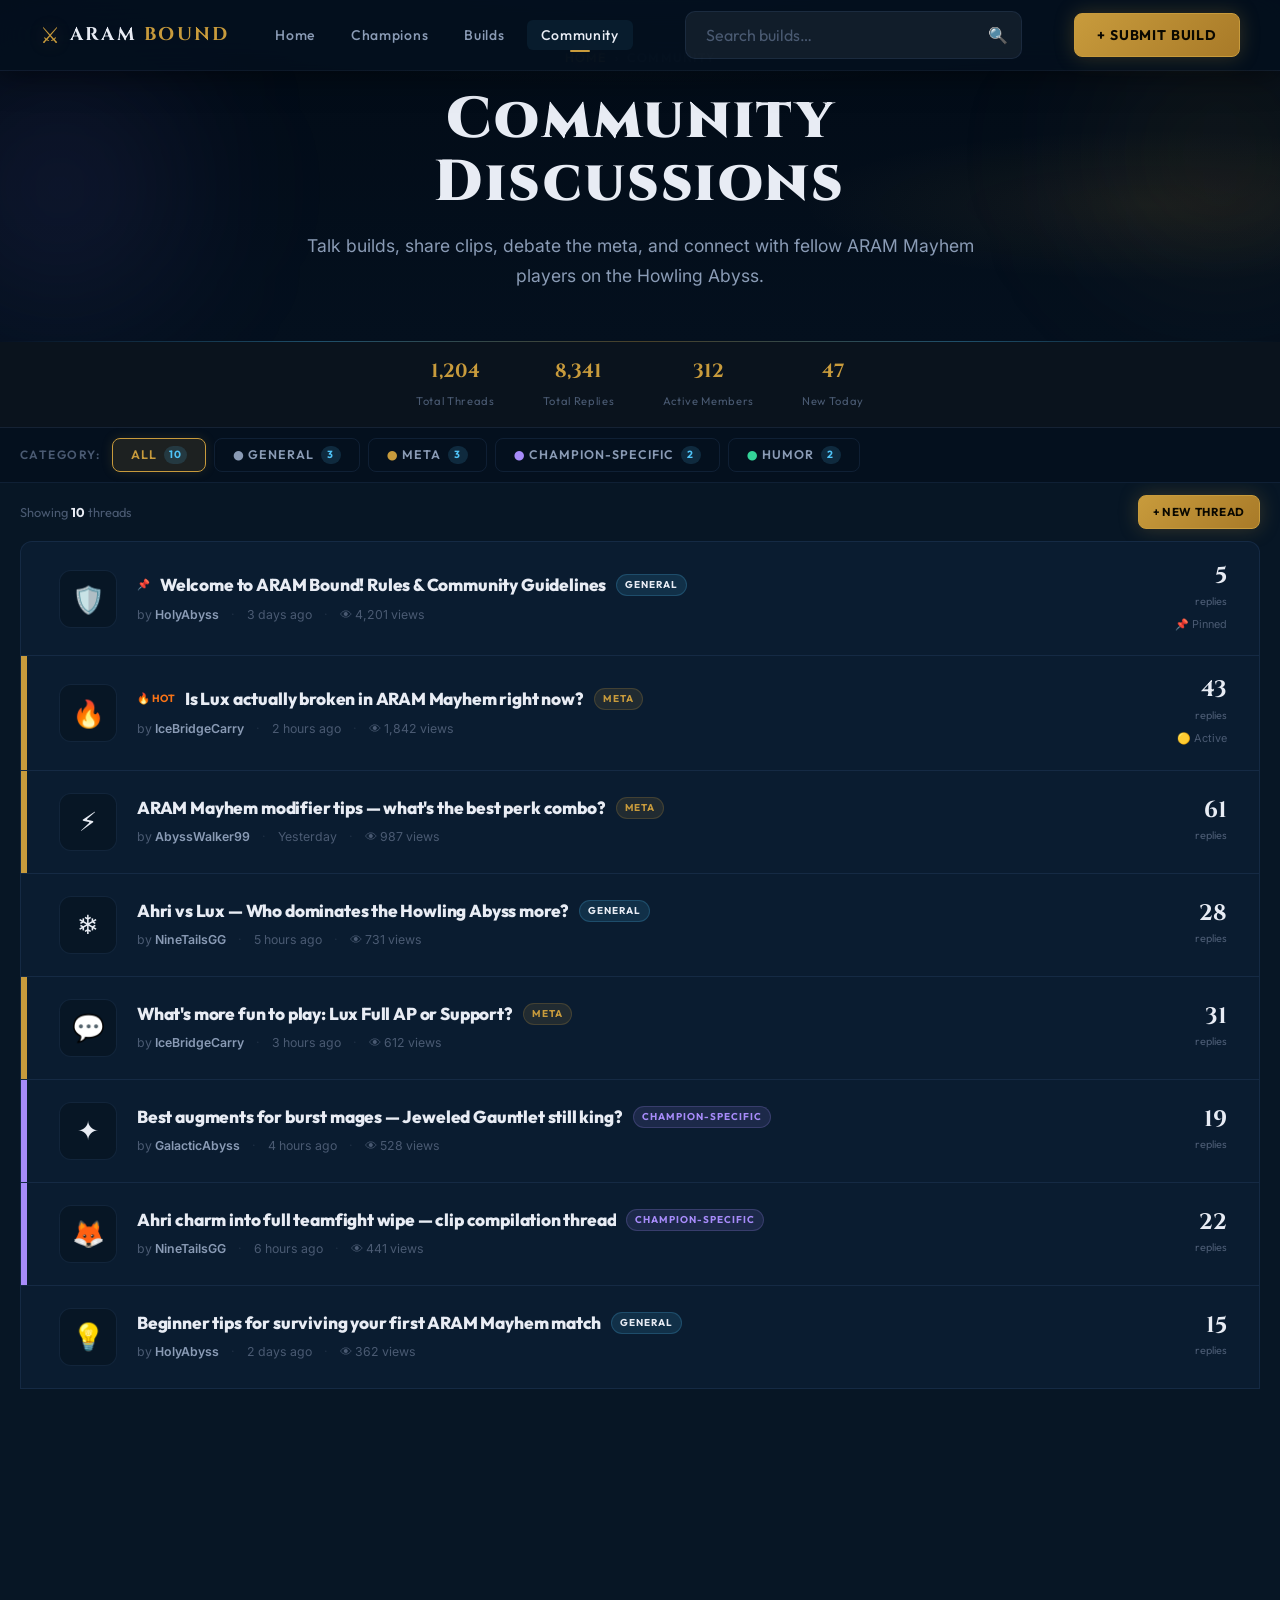
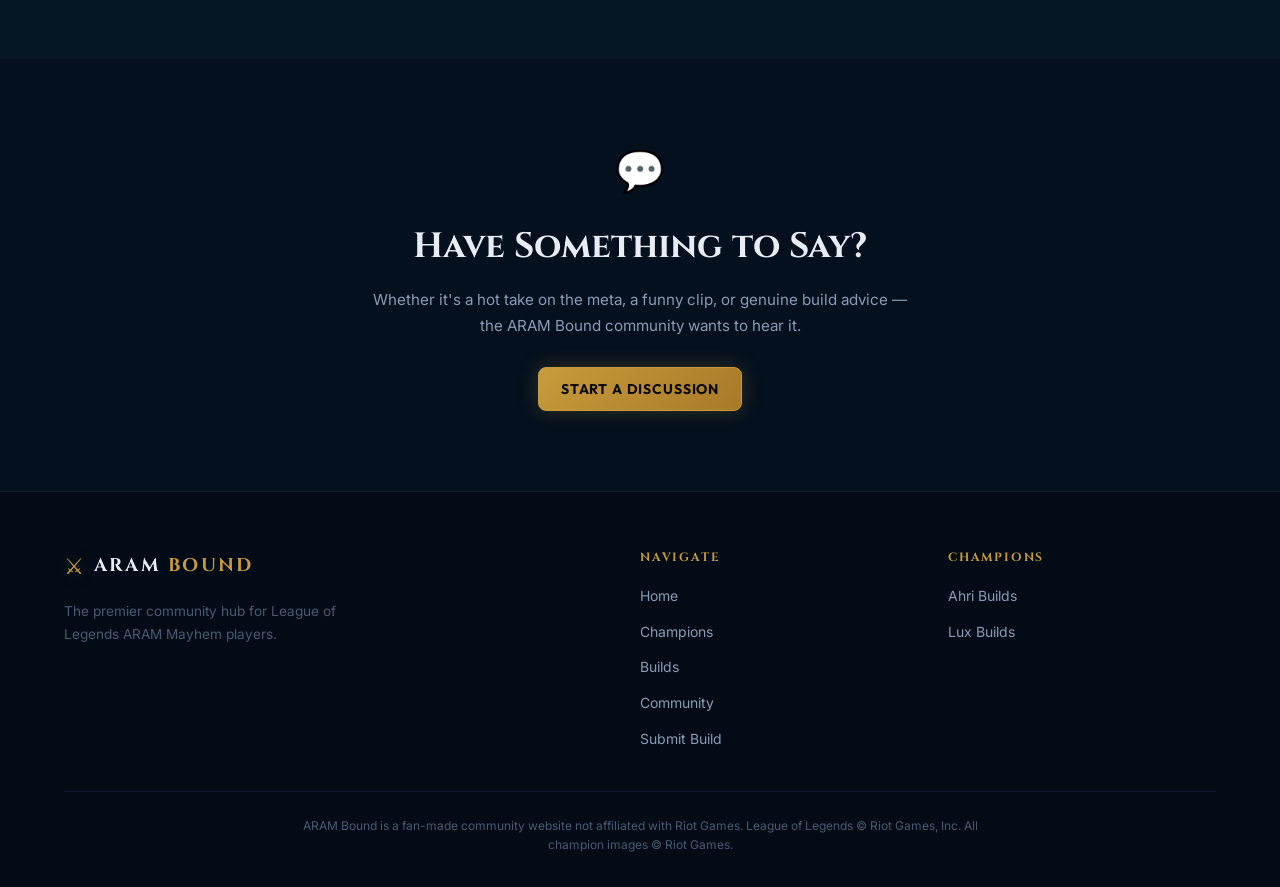
<file: community.html>
<!DOCTYPE html>
<html lang="en">
<head>
  <meta charset="UTF-8" />
  <meta name="viewport" content="width=device-width, initial-scale=1.0" />
  <title>Community — ARAM Bound | ARAM Mayhem Discussions</title>
  <meta name="description" content="Join the ARAM Bound community. Discuss ARAM Mayhem builds, strategies, and champion picks with other Howling Abyss players." />
  <link rel="stylesheet" href="css/style.css" />
</head>
<body>

  <!-- ===================================================
       NAVIGATION
  ==================================================== -->
  <nav class="navbar scrolled" id="navbar">
    <div class="nav-container">
      <a href="index.html" class="nav-logo" id="nav-logo">
        <span class="logo-icon">⚔</span>
        <span class="logo-text">ARAM <span class="logo-accent">BOUND</span></span>
      </a>
      <ul class="nav-links" id="navLinks">
        <li><a href="index.html"     class="nav-link"        id="nav-home">Home</a></li>
        <li><a href="champions.html" class="nav-link"        id="nav-champions">Champions</a></li>
        <li><a href="builds.html"    class="nav-link"        id="nav-builds">Builds</a></li>
        <li><a href="community.html" class="nav-link active" id="nav-community">Community</a></li>
      </ul>
      <!-- Global search -->
      <div class="nav-search-wrap" id="navSearchWrap">
        <input type="search" class="nav-search-input" id="navSearch" placeholder="Search builds…" autocomplete="off" aria-label="Search all builds" />
        <button type="button" class="nav-search-submit" id="navSearchBtn" aria-label="Search">&#x1F50D;</button>
      </div>
      <div class="nav-actions">
        <a href="create.html" class="btn btn-primary" id="nav-submit-btn">+ Submit Build</a>
        <button class="hamburger" id="hamburger" aria-label="Toggle navigation menu">
          <span></span><span></span><span></span>
        </button>
      </div>
    </div>
  </nav>

  <!-- ===================================================
       PAGE HERO
  ==================================================== -->
  <header class="page-hero" id="page-hero">
    <div class="page-hero-ornament page-hero-ornament--left"></div>
    <div class="page-hero-ornament page-hero-ornament--right"></div>
    <div class="page-hero-content">
      <nav class="page-breadcrumb" aria-label="Breadcrumb">
        <a href="index.html">Home</a>
        <span class="page-breadcrumb-sep">›</span>
        <span>Community</span>
      </nav>
      <h1 class="page-hero-title">Community Discussions</h1>
      <p class="page-hero-sub">
        Talk builds, share clips, debate the meta, and connect with fellow
        ARAM Mayhem players on the Howling Abyss.
      </p>
    </div>
  </header>

  <!-- ===================================================
       COMMUNITY STATS BAR
  ==================================================== -->
  <div class="community-stats-bar" id="commStatsBar">
    <div class="comm-stat">
      <span class="comm-stat-num">1,204</span>
      <span class="comm-stat-label">Total Threads</span>
    </div>
    <div class="comm-stat">
      <span class="comm-stat-num">8,341</span>
      <span class="comm-stat-label">Total Replies</span>
    </div>
    <div class="comm-stat">
      <span class="comm-stat-num">312</span>
      <span class="comm-stat-label">Active Members</span>
    </div>
    <div class="comm-stat">
      <span class="comm-stat-num">47</span>
      <span class="comm-stat-label">New Today</span>
    </div>
  </div>

  <!-- ===================================================
       STICKY FILTER BAR
  ==================================================== -->
  <div class="filter-bar-wrapper" id="filter-bar-wrapper">
    <div class="filter-bar" id="filterBar" role="group" aria-label="Filter threads by category">
      <span class="filter-label">Category:</span>
      <button class="filter-btn active" data-cat="all"      id="cat-all">All <span class="filter-count">10</span></button>
      <button class="filter-btn"        data-cat="general"  id="cat-general">
        <span style="color:var(--ice);">●</span> General <span class="filter-count">3</span>
      </button>
      <button class="filter-btn"        data-cat="meta"     id="cat-meta">
        <span style="color:var(--gold);">●</span> Meta <span class="filter-count">3</span>
      </button>
      <button class="filter-btn"        data-cat="champion" id="cat-champion">
        <span style="color:#a78bfa;">●</span> Champion-Specific <span class="filter-count">2</span>
      </button>
      <button class="filter-btn"        data-cat="humor"    id="cat-humor">
        <span style="color:#34d399;">●</span> Humor <span class="filter-count">2</span>
      </button>
    </div>
  </div>

  <!-- ===================================================
       THREAD LIST
  ==================================================== -->
  <section class="section" id="community-threads" style="background:var(--bg-surface);">
    <div class="container">

      <div class="community-cta-bar">
        <p class="community-thread-count">
          Showing <strong id="visibleCount">10</strong> threads
        </p>
        <a href="create.html" class="btn btn-primary btn-sm" id="new-thread-btn">+ New Thread</a>
      </div>

      <div class="thread-list" id="threadList">

        <!-- ── 1. PINNED: Welcome / Rules ── -->
        <a href="community.html" class="thread-card reveal" id="thread-1" data-cat="general" aria-label="View thread: Welcome to ARAM Bound">
          <div class="thread-stripe cat-general"></div>
          <div class="thread-inner">
            <div class="thread-avatar" aria-hidden="true">🛡️</div>
            <div class="thread-body">
              <div class="thread-title-row">
                <span class="thread-pin" title="Pinned">📌</span>
                <span class="thread-title">Welcome to ARAM Bound! Rules &amp; Community Guidelines</span>
                <span class="thread-cat-badge cat-badge-general">General</span>
              </div>
              <div class="thread-meta">
                <span class="thread-meta-author">by <strong>HolyAbyss</strong></span>
                <span class="thread-meta-sep">·</span>
                <span>3 days ago</span>
                <span class="thread-meta-sep">·</span>
                <span>👁 4,201 views</span>
              </div>
            </div>
            <div class="thread-stats">
              <span class="thread-replies">5</span>
              <span class="thread-replies-label">replies</span>
              <span class="thread-views">📌 Pinned</span>
            </div>
          </div>
        </a>

        <!-- ── 2. HOT: Is Lux broken? ── -->
        <a href="community.html" class="thread-card reveal" id="thread-2" data-cat="meta" aria-label="View thread: Is Lux broken">
          <div class="thread-stripe cat-meta"></div>
          <div class="thread-inner">
            <div class="thread-avatar" aria-hidden="true">🔥</div>
            <div class="thread-body">
              <div class="thread-title-row">
                <span class="thread-hot">🔥 HOT</span>
                <span class="thread-title">Is Lux actually broken in ARAM Mayhem right now?</span>
                <span class="thread-cat-badge cat-badge-meta">Meta</span>
              </div>
              <div class="thread-meta">
                <span class="thread-meta-author">by <strong>IceBridgeCarry</strong></span>
                <span class="thread-meta-sep">·</span>
                <span>2 hours ago</span>
                <span class="thread-meta-sep">·</span>
                <span>👁 1,842 views</span>
              </div>
            </div>
            <div class="thread-stats">
              <span class="thread-replies">43</span>
              <span class="thread-replies-label">replies</span>
              <span class="thread-views">🟡 Active</span>
            </div>
          </div>
        </a>

        <!-- ── 3. ARAM Mayhem modifiers ── -->
        <a href="community.html" class="thread-card reveal" id="thread-3" data-cat="meta" aria-label="View thread: ARAM Mayhem modifier tips">
          <div class="thread-stripe cat-meta"></div>
          <div class="thread-inner">
            <div class="thread-avatar" aria-hidden="true">⚡</div>
            <div class="thread-body">
              <div class="thread-title-row">
                <span class="thread-title">ARAM Mayhem modifier tips — what's the best perk combo?</span>
                <span class="thread-cat-badge cat-badge-meta">Meta</span>
              </div>
              <div class="thread-meta">
                <span class="thread-meta-author">by <strong>AbyssWalker99</strong></span>
                <span class="thread-meta-sep">·</span>
                <span>Yesterday</span>
                <span class="thread-meta-sep">·</span>
                <span>👁 987 views</span>
              </div>
            </div>
            <div class="thread-stats">
              <span class="thread-replies">61</span>
              <span class="thread-replies-label">replies</span>
            </div>
          </div>
        </a>

        <!-- ── 4. Ahri vs Lux ── -->
        <a href="community.html" class="thread-card reveal" id="thread-4" data-cat="general" aria-label="View thread: Ahri vs Lux">
          <div class="thread-stripe cat-general"></div>
          <div class="thread-inner">
            <div class="thread-avatar" aria-hidden="true">❄</div>
            <div class="thread-body">
              <div class="thread-title-row">
                <span class="thread-title">Ahri vs Lux — Who dominates the Howling Abyss more?</span>
                <span class="thread-cat-badge cat-badge-general">General</span>
              </div>
              <div class="thread-meta">
                <span class="thread-meta-author">by <strong>NineTailsGG</strong></span>
                <span class="thread-meta-sep">·</span>
                <span>5 hours ago</span>
                <span class="thread-meta-sep">·</span>
                <span>👁 731 views</span>
              </div>
            </div>
            <div class="thread-stats">
              <span class="thread-replies">28</span>
              <span class="thread-replies-label">replies</span>
            </div>
          </div>
        </a>

        <!-- ── 5. What's more fun: Lux Full AP or Support? ── -->
        <a href="community.html" class="thread-card reveal" id="thread-5" data-cat="meta" aria-label="What is more fun Lux AP or support">
          <div class="thread-stripe cat-meta"></div>
          <div class="thread-inner">
            <div class="thread-avatar" aria-hidden="true">💬</div>
            <div class="thread-body">
              <div class="thread-title-row">
                <span class="thread-title">What's more fun to play: Lux Full AP or Support?</span>
                <span class="thread-cat-badge cat-badge-meta">Meta</span>
              </div>
              <div class="thread-meta">
                <span class="thread-meta-author">by <strong>IceBridgeCarry</strong></span>
                <span class="thread-meta-sep">·</span>
                <span>3 hours ago</span>
                <span class="thread-meta-sep">·</span>
                <span>👁 612 views</span>
              </div>
            </div>
            <div class="thread-stats">
              <span class="thread-replies">31</span>
              <span class="thread-replies-label">replies</span>
            </div>
          </div>
        </a>

        <!-- ── 6. Best augments for burst mages ── -->
        <a href="champion-detail.html?champion=ahri" class="thread-card reveal" id="thread-6" data-cat="champion" aria-label="View thread: Best augments for burst mages">
          <div class="thread-stripe cat-champion"></div>
          <div class="thread-inner">
            <div class="thread-avatar" aria-hidden="true">✦</div>
            <div class="thread-body">
              <div class="thread-title-row">
                <span class="thread-title">Best augments for burst mages — Jeweled Gauntlet still king?</span>
                <span class="thread-cat-badge cat-badge-champion">Champion-Specific</span>
              </div>
              <div class="thread-meta">
                <span class="thread-meta-author">by <strong>GalacticAbyss</strong></span>
                <span class="thread-meta-sep">·</span>
                <span>4 hours ago</span>
                <span class="thread-meta-sep">·</span>
                <span>👁 528 views</span>
              </div>
            </div>
            <div class="thread-stats">
              <span class="thread-replies">19</span>
              <span class="thread-replies-label">replies</span>
            </div>
          </div>
        </a>

        <!-- ── 7. Ahri charm clip compilation ── -->
        <a href="champion-detail.html?champion=ahri" class="thread-card reveal" id="thread-7" data-cat="champion" aria-label="View thread: Ahri charm clip compilation">
          <div class="thread-stripe cat-champion"></div>
          <div class="thread-inner">
            <div class="thread-avatar" aria-hidden="true">🦊</div>
            <div class="thread-body">
              <div class="thread-title-row">
                <span class="thread-title">Ahri charm into full teamfight wipe — clip compilation thread</span>
                <span class="thread-cat-badge cat-badge-champion">Champion-Specific</span>
              </div>
              <div class="thread-meta">
                <span class="thread-meta-author">by <strong>NineTailsGG</strong></span>
                <span class="thread-meta-sep">·</span>
                <span>6 hours ago</span>
                <span class="thread-meta-sep">·</span>
                <span>👁 441 views</span>
              </div>
            </div>
            <div class="thread-stats">
              <span class="thread-replies">22</span>
              <span class="thread-replies-label">replies</span>
            </div>
          </div>
        </a>

        <!-- ── 8. Beginner tips ── -->
        <a href="community.html" class="thread-card reveal" id="thread-8" data-cat="general" aria-label="View thread: Beginner tips">
          <div class="thread-stripe cat-general"></div>
          <div class="thread-inner">
            <div class="thread-avatar" aria-hidden="true">💡</div>
            <div class="thread-body">
              <div class="thread-title-row">
                <span class="thread-title">Beginner tips for surviving your first ARAM Mayhem match</span>
                <span class="thread-cat-badge cat-badge-general">General</span>
              </div>
              <div class="thread-meta">
                <span class="thread-meta-author">by <strong>HolyAbyss</strong></span>
                <span class="thread-meta-sep">·</span>
                <span>2 days ago</span>
                <span class="thread-meta-sep">·</span>
                <span>👁 362 views</span>
              </div>
            </div>
            <div class="thread-stats">
              <span class="thread-replies">15</span>
              <span class="thread-replies-label">replies</span>
            </div>
          </div>
        </a>

        <!-- ── 9. Lux R one-shot humor ── -->
        <a href="community.html" class="thread-card reveal" id="thread-9" data-cat="humor" aria-label="View thread: Lux R one-shot humor">
          <div class="thread-stripe cat-humor"></div>
          <div class="thread-inner">
            <div class="thread-avatar" aria-hidden="true">😂</div>
            <div class="thread-body">
              <div class="thread-title-row">
                <span class="thread-title">Lux R one-shotting full-HP targets from spawn — is this normal?? 💀</span>
                <span class="thread-cat-badge cat-badge-humor">Humor</span>
              </div>
              <div class="thread-meta">
                <span class="thread-meta-author">by <strong>ChaosGremlin</strong></span>
                <span class="thread-meta-sep">·</span>
                <span>8 hours ago</span>
                <span class="thread-meta-sep">·</span>
                <span>👁 891 views</span>
              </div>
            </div>
            <div class="thread-stats">
              <span class="thread-replies">34</span>
              <span class="thread-replies-label">replies</span>
            </div>
          </div>
        </a>

        <!-- ── 10. Cosmic Lux winstreak ── -->
        <a href="community.html" class="thread-card reveal" id="thread-10" data-cat="humor" aria-label="View thread: Cosmic Lux winstreak">
          <div class="thread-stripe cat-humor"></div>
          <div class="thread-inner">
            <div class="thread-avatar" aria-hidden="true">🌌</div>
            <div class="thread-body">
              <div class="thread-title-row">
                <span class="thread-title">I went 3-0 with Cosmic Ability Haste Lux and I have no regrets 😭</span>
                <span class="thread-cat-badge cat-badge-humor">Humor</span>
              </div>
              <div class="thread-meta">
                <span class="thread-meta-author">by <strong>GalacticAbyss</strong></span>
                <span class="thread-meta-sep">·</span>
                <span>Yesterday</span>
                <span class="thread-meta-sep">·</span>
                <span>👁 278 views</span>
              </div>
            </div>
            <div class="thread-stats">
              <span class="thread-replies">12</span>
              <span class="thread-replies-label">replies</span>
            </div>
          </div>
        </a>

        <!-- No results -->
        <p class="no-builds-msg" id="noThreadsMsg" style="display:none;">
          No threads in this category yet. Be the first to start one! ✦
        </p>

      </div><!-- /thread-list -->
    </div><!-- /container -->
  </section>

  <!-- ===================================================
       START A DISCUSSION CTA
  ==================================================== -->
  <section class="submit-cta-section" id="discussion-cta">
    <div class="container">
      <div class="submit-cta-inner">
        <div class="submit-cta-icon">💬</div>
        <h2 class="submit-cta-title">Have Something to Say?</h2>
        <p class="submit-cta-sub">
          Whether it's a hot take on the meta, a funny clip, or genuine build
          advice — the ARAM Bound community wants to hear it.
        </p>
        <a href="create.html" class="btn btn-primary" id="start-thread-btn">Start a Discussion</a>
      </div>
    </div>
  </section>

  <!-- ===================================================
       FOOTER
  ==================================================== -->
  <footer class="footer" id="footer">
    <div class="container">
      <div class="footer-grid">
        <div class="footer-brand">
          <a href="index.html" class="nav-logo footer-logo" id="footer-logo">
            <span class="logo-icon">⚔</span>
            <span class="logo-text">ARAM <span class="logo-accent">BOUND</span></span>
          </a>
          <p class="footer-tagline">
            The premier community hub for League of Legends ARAM Mayhem players.
          </p>
        </div>
        <div class="footer-links">
          <h4 class="footer-heading">Navigate</h4>
          <ul>
            <li><a href="index.html">Home</a></li>
            <li><a href="champions.html">Champions</a></li>
            <li><a href="builds.html">Builds</a></li>
            <li><a href="community.html">Community</a></li>
            <li><a href="create.html">Submit Build</a></li>
          </ul>
        </div>
        <div class="footer-links">
          <h4 class="footer-heading">Champions</h4>
          <ul>
            <li><a href="champion-detail.html?champion=ahri">Ahri Builds</a></li>
            <li><a href="champion-detail.html?champion=lux">Lux Builds</a></li>
          </ul>
        </div>
      </div>
      <div class="footer-bottom">
        <p class="footer-disclaimer">
          ARAM Bound is a fan-made community website not affiliated with Riot Games.
          League of Legends © Riot Games, Inc. All champion images © Riot Games.
        </p>
      </div>
    </div>
  </footer>

  <script src="js/main.js"></script>
  <script>
  /* ============================================================
     COMMUNITY PAGE — Category Filter
  ============================================================ */
  'use strict';

  const threads    = Array.from(document.querySelectorAll('.thread-card'));
  const noMsg      = document.getElementById('noThreadsMsg');
  const countEl    = document.getElementById('visibleCount');

  document.querySelectorAll('[data-cat]').forEach(btn => {
    btn.addEventListener('click', () => {
      document.querySelectorAll('[data-cat]').forEach(b => b.classList.remove('active'));
      btn.classList.add('active');
      const cat = btn.getAttribute('data-cat');
      let visible = 0;
      threads.forEach(t => {
        const show = cat === 'all' || t.getAttribute('data-cat') === cat;
        t.style.display = show ? '' : 'none';
        // Fix border-radius on visible first/last
        if (show) visible++;
      });
      if (countEl) countEl.textContent = visible;
      if (noMsg)   noMsg.style.display = visible === 0 ? 'block' : 'none';

      // Reapply corner radii for first/last visible card
      const visible_threads = threads.filter(t => t.style.display !== 'none');
      threads.forEach(t => {
        t.style.borderRadius = '';
        t.style.borderTopWidth = '';
      });
      if (visible_threads.length > 0) {
        const first = visible_threads[0];
        const last  = visible_threads[visible_threads.length - 1];
        first.style.borderRadius = '12px 12px 0 0';
        first.style.borderTopWidth = '1px';
        first.querySelector('.thread-stripe').style.borderRadius = '12px 0 0 0';
        last.style.borderRadius = '0 0 12px 12px';
        last.querySelector('.thread-stripe').style.borderRadius = '0 0 0 12px';
        if (visible_threads.length === 1) {
          first.style.borderRadius = '12px';
        }
      }
    });
  });
  </script>
</body>
</html>
</file>
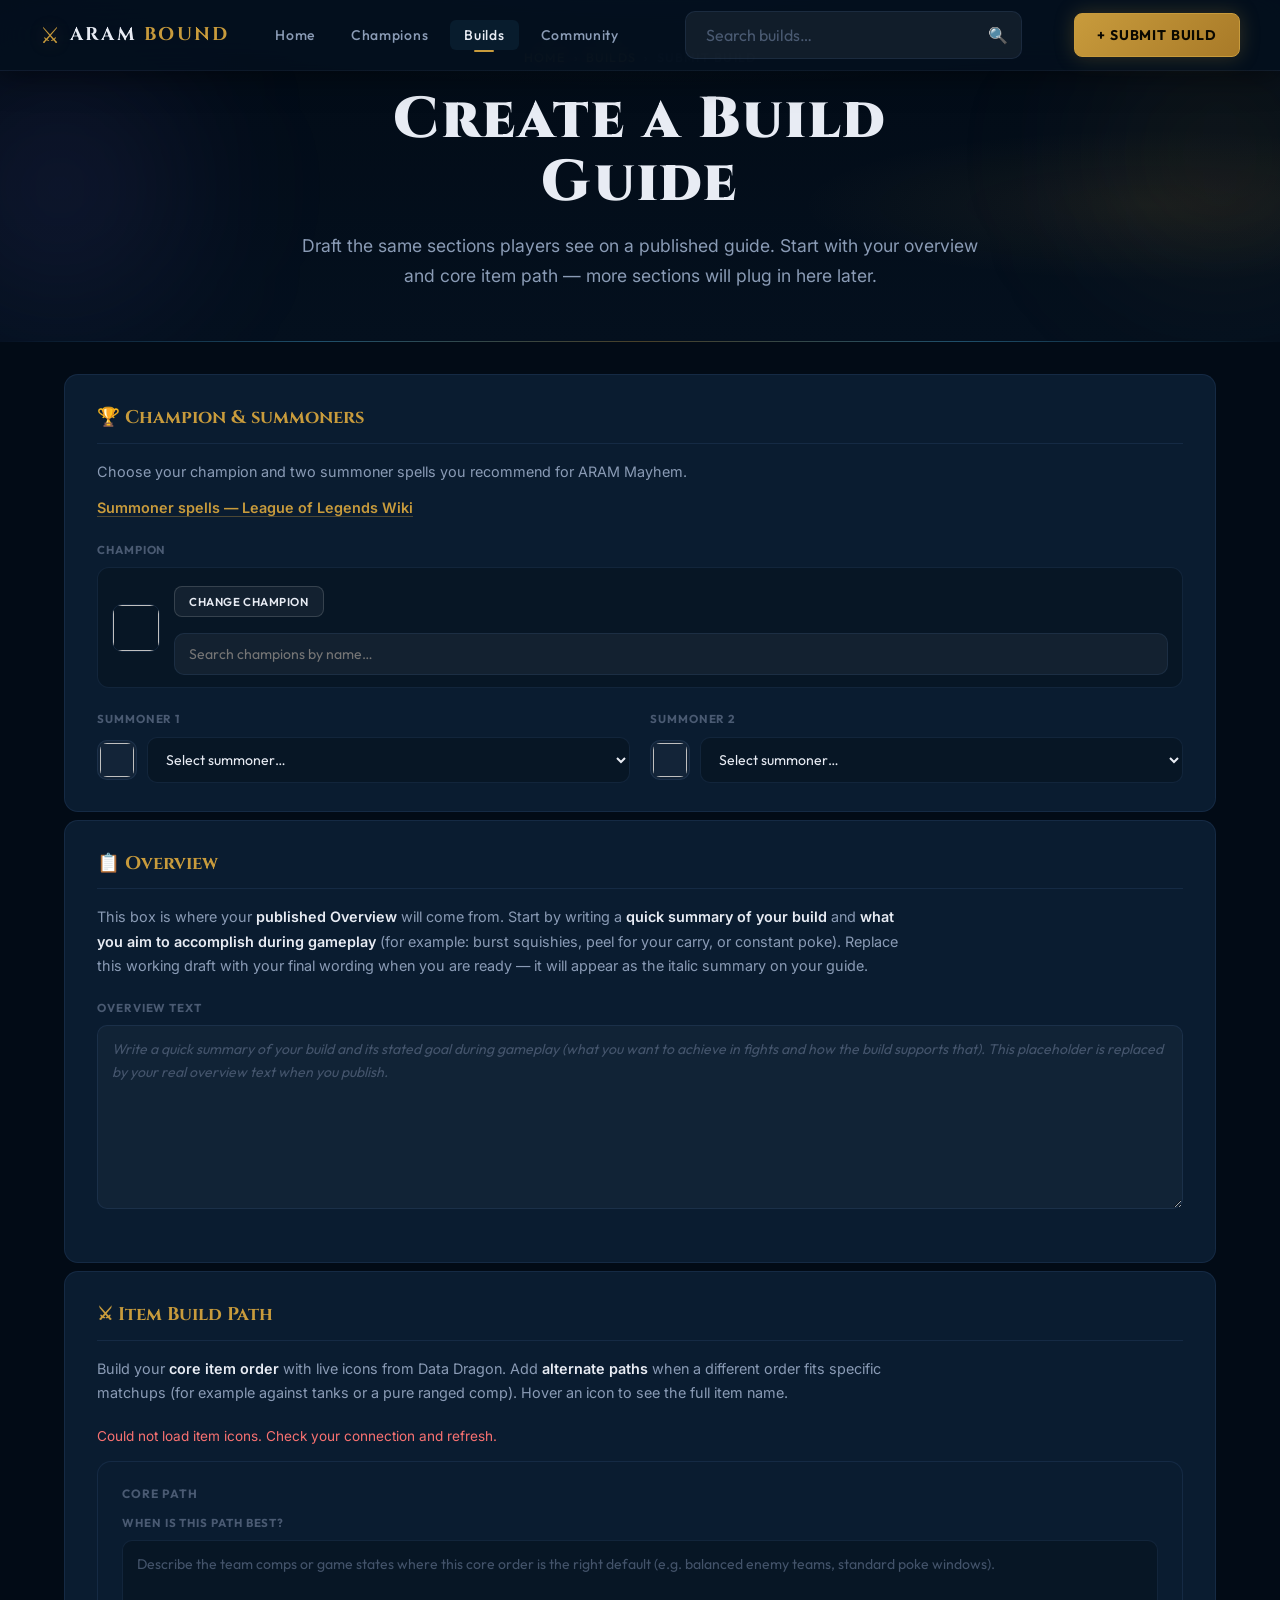
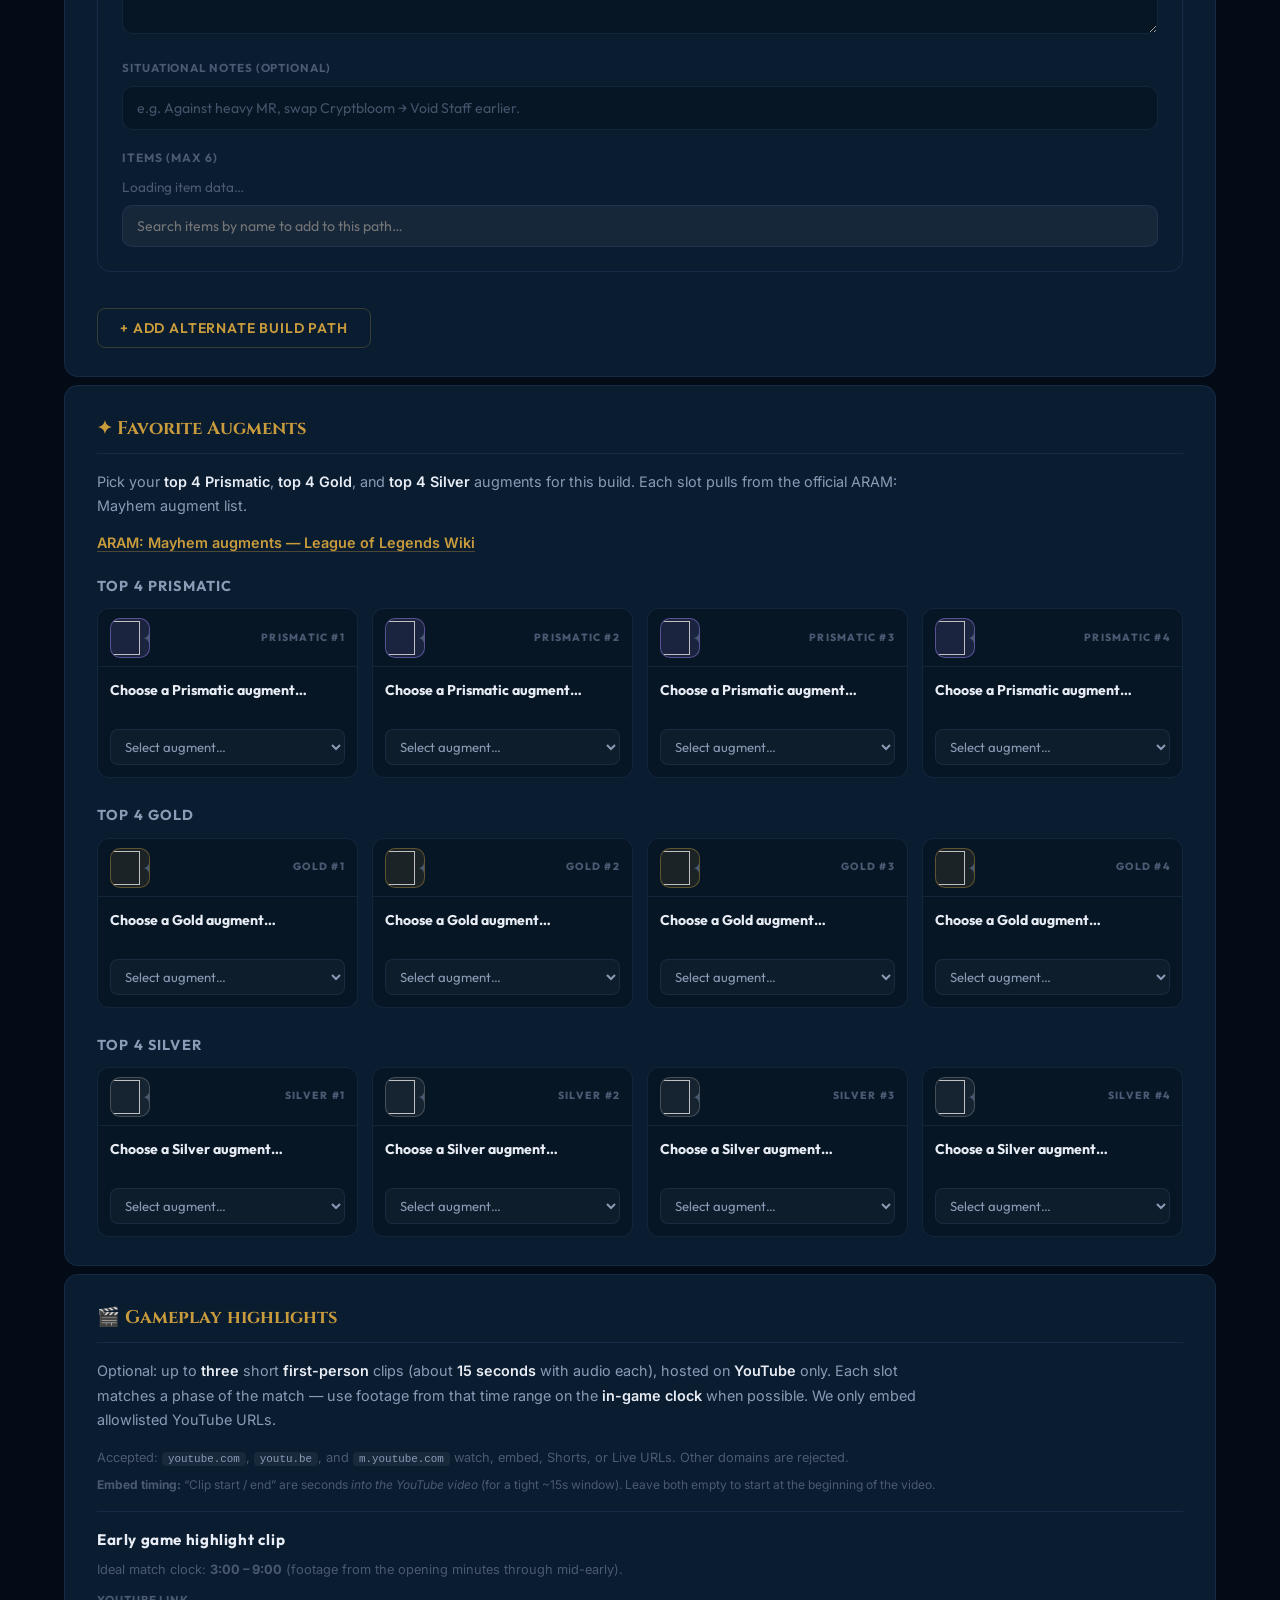
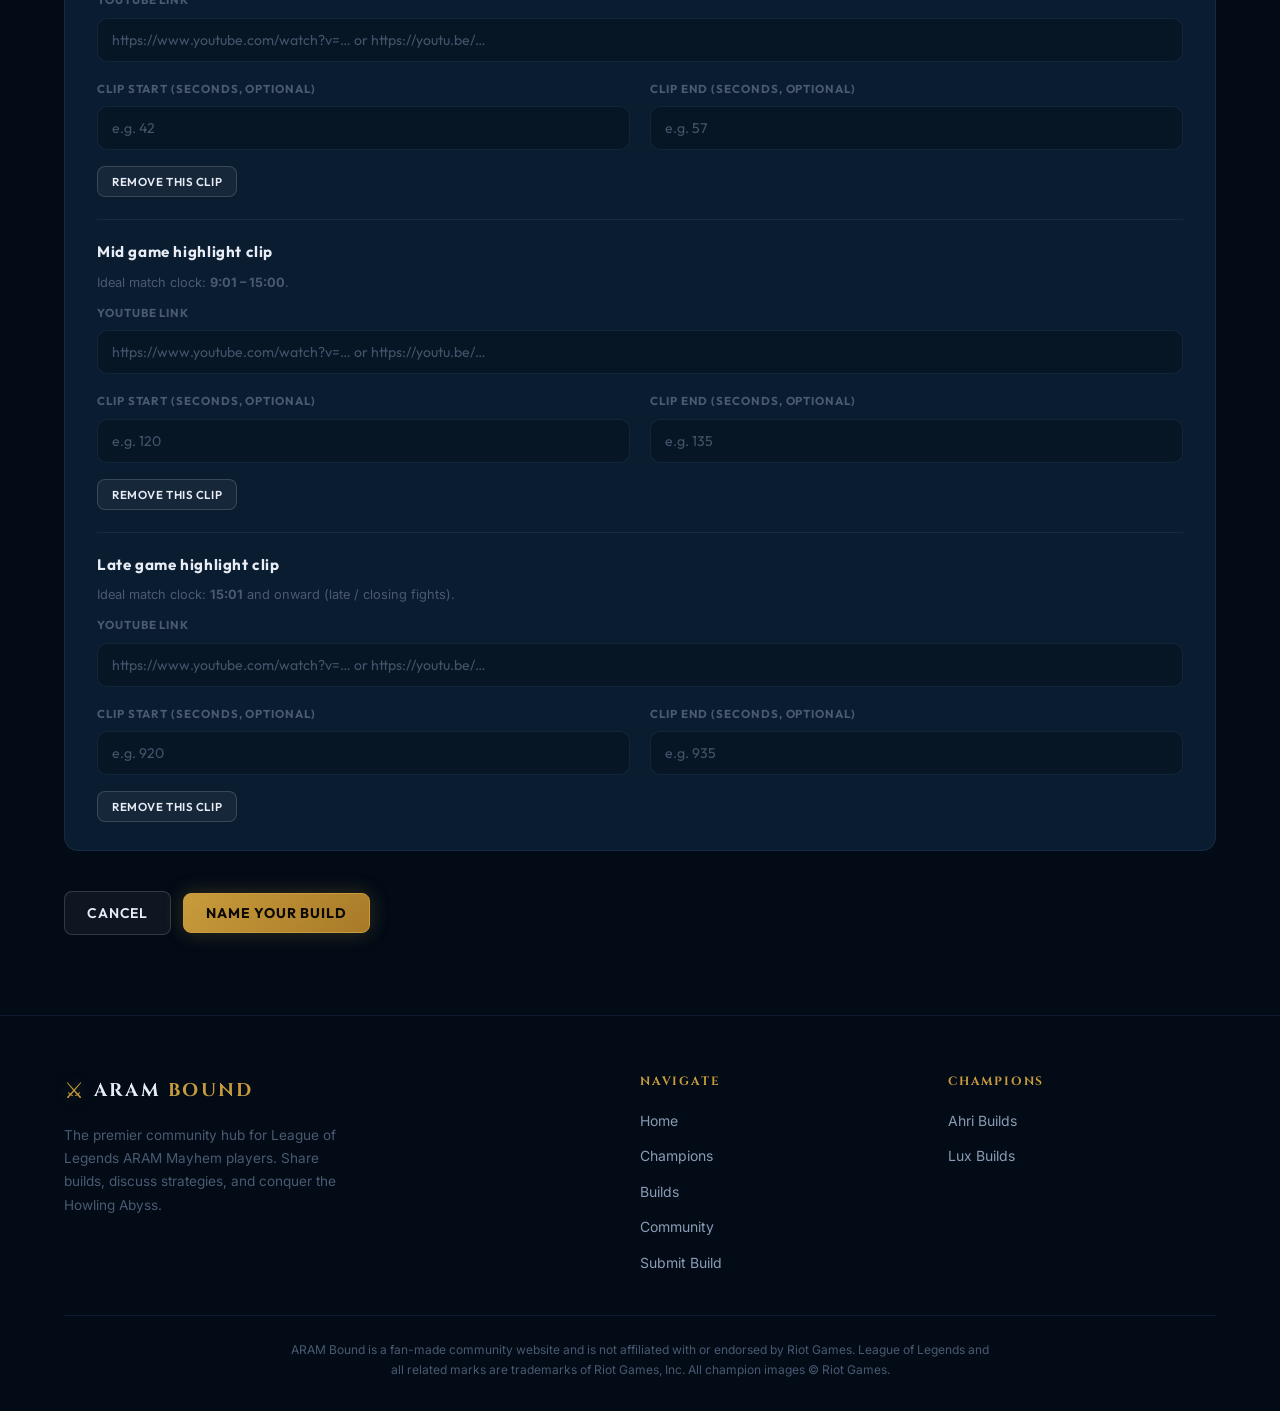
<file: create.html>
<!DOCTYPE html>
<html lang="en">
<head>
  <meta charset="UTF-8" />
  <meta name="viewport" content="width=device-width, initial-scale=1.0" />
  <title>Submit Build — ARAM Bound | ARAM Mayhem Build Editor</title>
  <meta name="description" content="Create and submit an ARAM Mayhem build guide: overview, item paths with alternate routes, and situational notes." />
  <link rel="stylesheet" href="css/style.css" />
</head>
<body>

  <nav class="navbar scrolled" id="navbar">
    <div class="nav-container">
      <a href="index.html" class="nav-logo" id="nav-logo">
        <span class="logo-icon">⚔</span>
        <span class="logo-text">ARAM <span class="logo-accent">BOUND</span></span>
      </a>
      <ul class="nav-links" id="navLinks">
        <li><a href="index.html"     class="nav-link"        id="nav-home">Home</a></li>
        <li><a href="champions.html" class="nav-link"        id="nav-champions">Champions</a></li>
        <li><a href="builds.html"    class="nav-link active" id="nav-builds">Builds</a></li>
        <li><a href="community.html" class="nav-link"        id="nav-community">Community</a></li>
      </ul>
      <div class="nav-search-wrap" id="navSearchWrap">
        <input type="search" class="nav-search-input" id="navSearch" placeholder="Search builds…" autocomplete="off" aria-label="Search all builds" />
        <button type="button" class="nav-search-submit" id="navSearchBtn" aria-label="Search">&#x1F50D;</button>
      </div>
      <div class="nav-actions">
        <a href="create.html" class="btn btn-primary" id="nav-submit-btn">+ Submit Build</a>
        <button class="hamburger" id="hamburger" aria-label="Toggle navigation menu">
          <span></span><span></span><span></span>
        </button>
      </div>
    </div>
  </nav>

  <header class="page-hero" id="page-hero">
    <div class="page-hero-ornament page-hero-ornament--left"></div>
    <div class="page-hero-ornament page-hero-ornament--right"></div>
    <div class="page-hero-content">
      <nav class="page-breadcrumb" aria-label="Breadcrumb">
        <a href="index.html">Home</a>
        <span class="page-breadcrumb-sep">›</span>
        <a href="builds.html">Builds</a>
        <span class="page-breadcrumb-sep">›</span>
        <span>Submit Build</span>
      </nav>
      <h1 class="page-hero-title">Create a Build Guide</h1>
      <p class="page-hero-sub">
        Draft the same sections players see on a published guide. Start with your overview
        and core item path — more sections will plug in here later.
      </p>
    </div>
  </header>

  <main class="bd-page create-page" id="create-main">
    <form id="createBuildForm" class="create-form" novalidate>
      <input type="hidden" name="build_title" id="createBuildTitle" value="" />

      <!-- CHAMPION & SUMMONERS -->
      <section class="bd-section create-section reveal" id="create-loadout">
        <h2 class="bd-section-title">🏆 Champion &amp; summoners</h2>
        <p class="create-intro">
          Choose your champion and two summoner spells you recommend
          for ARAM Mayhem.
        </p>
        <p class="create-intro create-intro--link">
          <a
            href="https://wiki.leagueoflegends.com/en-us/Summoner_spell"
            target="_blank"
            rel="noopener noreferrer"
          >Summoner spells — League of Legends Wiki</a>
        </p>

        <input type="hidden" name="champion" id="createChampionId" value="" />

        <div class="create-loadout-champ-block">
          <span class="create-field-label">Champion</span>
          <div class="create-loadout-champ-layout create-loadout-champ-picked">
            <img
              id="createChampSelectedImg"
              class="create-loadout-champ-picked-img"
              alt=""
              width="48"
              height="48"
              decoding="async"
              hidden
            />
            <div class="create-loadout-champ-col">
              <div id="createChampSummary" class="create-loadout-champ-summary" hidden>
                <span id="createChampSelectedName" class="create-loadout-champ-picked-name"></span>
                <button type="button" class="btn btn-ghost btn-sm" id="createChampClear">Change champion</button>
              </div>
              <div id="createChampSearchWrap" class="create-item-search create-champ-search-host">
                <input
                  type="search"
                  id="createChampSearchInput"
                  class="create-item-search-input"
                  placeholder="Search champions by name…"
                  autocomplete="off"
                  aria-label="Search champions"
                  aria-controls="createChampSearchResults"
                  aria-expanded="false"
                />
                <div id="createChampSearchResults" class="create-item-search-results" hidden role="listbox"></div>
              </div>
            </div>
          </div>
        </div>

        <div class="create-loadout-summoners">
          <label class="create-field create-loadout-spell-field">
            <span class="create-field-label">Summoner 1</span>
            <div class="create-loadout-spell-row">
              <img
                id="createSummoner1Img"
                class="create-loadout-spell-icon"
                alt=""
                width="40"
                height="40"
                hidden
                loading="eager"
                decoding="async"
                referrerpolicy="no-referrer"
              />
              <select id="createSummoner1" name="summoner1" class="create-input create-loadout-select" aria-label="First summoner spell">
                <option value="">Select summoner…</option>
                <option value="snowball">Snowball</option>
                <option value="clarity">Clarity</option>
                <option value="ignite">Ignite</option>
                <option value="flash">Flash</option>
                <option value="ghost">Ghost</option>
                <option value="heal">Heal</option>
                <option value="cleanse">Cleanse</option>
              </select>
            </div>
          </label>
          <label class="create-field create-loadout-spell-field">
            <span class="create-field-label">Summoner 2</span>
            <div class="create-loadout-spell-row">
              <img
                id="createSummoner2Img"
                class="create-loadout-spell-icon"
                alt=""
                width="40"
                height="40"
                hidden
                loading="eager"
                decoding="async"
                referrerpolicy="no-referrer"
              />
              <select id="createSummoner2" name="summoner2" class="create-input create-loadout-select" aria-label="Second summoner spell">
                <option value="">Select summoner…</option>
                <option value="snowball">Snowball</option>
                <option value="clarity">Clarity</option>
                <option value="ignite">Ignite</option>
                <option value="flash">Flash</option>
                <option value="ghost">Ghost</option>
                <option value="heal">Heal</option>
                <option value="cleanse">Cleanse</option>
              </select>
            </div>
          </label>
        </div>
      </section>

      <!-- OVERVIEW -->
      <section class="bd-section create-section reveal" id="create-overview">
        <h2 class="bd-section-title">📋 Overview</h2>
        <p class="create-intro">
          This box is where your <strong>published Overview</strong> will come from. Start by writing a
          <strong>quick summary of your build</strong> and <strong>what you aim to accomplish during gameplay</strong>
          (for example: burst squishies, peel for your carry, or constant poke). Replace this working draft with your
          final wording when you are ready — it will appear as the italic summary on your guide.
        </p>
        <label class="create-field">
          <span class="create-field-label">Overview text</span>
          <textarea
            id="overviewSummary"
            name="overview"
            class="create-textarea create-textarea--overview"
            rows="7"
            spellcheck="true"
            placeholder="Write a quick summary of your build and its stated goal during gameplay (what you want to achieve in fights and how the build supports that). This placeholder is replaced by your real overview text when you publish."
          ></textarea>
        </label>
      </section>

      <!-- ITEM PATHS -->
      <section class="bd-section create-section reveal" id="create-items">
        <h2 class="bd-section-title">⚔ Item Build Path</h2>
        <p class="create-intro">
          Build your <strong>core item order</strong> with live icons from Data Dragon. Add
          <strong>alternate paths</strong> when a different order fits specific matchups (for example
          against tanks or a pure ranged comp). Hover an icon to see the full item name.
        </p>
        <p id="create-items-error" class="create-error" role="alert" hidden></p>

        <div class="create-path-block" data-path-key="main">
          <div class="bd-subsection-title">Core path</div>
          <label class="create-field">
            <span class="create-field-label">When is this path best?</span>
            <textarea
              name="main_usecase"
              class="create-textarea"
              rows="3"
              placeholder="Describe the team comps or game states where this core order is the right default (e.g. balanced enemy teams, standard poke windows)."
            ></textarea>
          </label>
          <label class="create-field">
            <span class="create-field-label">Situational notes (optional)</span>
            <input
              type="text"
              name="main_notes"
              class="create-input"
              placeholder="e.g. Against heavy MR, swap Cryptbloom → Void Staff earlier."
            />
          </label>
          <div class="bd-subsection-title" style="margin-top: 4px;">Items (max 6)</div>
          <div class="create-item-row-host">
            <p class="create-loading">Loading item data…</p>
          </div>
          <div class="create-item-search">
            <input
              type="search"
              class="create-item-search-input"
              placeholder="Search items by name to add to this path…"
              autocomplete="off"
              aria-label="Search items to add to core path"
            />
            <div class="create-item-search-results" hidden></div>
          </div>
        </div>

        <div id="create-alt-paths" class="create-alt-paths" aria-live="polite"></div>

        <button type="button" class="btn btn-outline" id="addAltPath" disabled>
          + Add alternate build path
        </button>
      </section>

      <!-- AUGMENTS (Top picks per tier) -->
      <section class="bd-section create-section reveal" id="create-augments">
        <h2 class="bd-section-title">✦ Favorite Augments</h2>
        <p class="create-intro">
          Pick your <strong>top 4 Prismatic</strong>, <strong>top 4 Gold</strong>, and <strong>top 4 Silver</strong>
          augments for this build. Each slot pulls from the official ARAM: Mayhem augment list.
        </p>
        <p class="create-intro create-intro--link">
          <a
            href="https://wiki.leagueoflegends.com/en-us/ARAM:_Mayhem/Augments"
            target="_blank"
            rel="noopener noreferrer"
          >ARAM: Mayhem augments — League of Legends Wiki</a>
        </p>
        <p id="create-augments-error" class="create-error" role="alert" hidden></p>

        <!-- Prismatic -->
        <div class="create-augment-group" data-tier="prismatic">
          <div class="create-augment-group-head">
            <h3 class="create-augment-group-title">Top 4 Prismatic</h3>
          </div>
          <div class="create-augment-grid" aria-label="Top Prismatic augments">
            <div class="create-augment-card" data-augment-slot="p1">
              <div class="create-augment-card-head">
                <div class="create-augment-icon-wrap tier-prismatic" data-role="icon-wrap" aria-hidden="true">
                  <img class="create-augment-icon-img" data-role="icon-img" alt="" width="40" height="40" loading="eager" decoding="async" hidden referrerpolicy="no-referrer" />
                  <span class="create-augment-icon-fallback" data-role="icon-fallback">✦</span>
                </div>
                <span class="create-augment-pick-label">Prismatic #1</span>
              </div>
              <div class="create-augment-card-body">
                <p class="create-augment-name" data-role="name">Choose a Prismatic augment…</p>
                <select class="create-augment-select" data-role="select">
                  <option value="">Select augment…</option>
                </select>
              </div>
            </div>
            <div class="create-augment-card" data-augment-slot="p2">
              <div class="create-augment-card-head">
                <div class="create-augment-icon-wrap tier-prismatic" data-role="icon-wrap" aria-hidden="true">
                  <img class="create-augment-icon-img" data-role="icon-img" alt="" width="40" height="40" loading="eager" decoding="async" hidden referrerpolicy="no-referrer" />
                  <span class="create-augment-icon-fallback" data-role="icon-fallback">✦</span>
                </div>
                <span class="create-augment-pick-label">Prismatic #2</span>
              </div>
              <div class="create-augment-card-body">
                <p class="create-augment-name" data-role="name">Choose a Prismatic augment…</p>
                <select class="create-augment-select" data-role="select">
                  <option value="">Select augment…</option>
                </select>
              </div>
            </div>
            <div class="create-augment-card" data-augment-slot="p3">
              <div class="create-augment-card-head">
                <div class="create-augment-icon-wrap tier-prismatic" data-role="icon-wrap" aria-hidden="true">
                  <img class="create-augment-icon-img" data-role="icon-img" alt="" width="40" height="40" loading="eager" decoding="async" hidden referrerpolicy="no-referrer" />
                  <span class="create-augment-icon-fallback" data-role="icon-fallback">✦</span>
                </div>
                <span class="create-augment-pick-label">Prismatic #3</span>
              </div>
              <div class="create-augment-card-body">
                <p class="create-augment-name" data-role="name">Choose a Prismatic augment…</p>
                <select class="create-augment-select" data-role="select">
                  <option value="">Select augment…</option>
                </select>
              </div>
            </div>
            <div class="create-augment-card" data-augment-slot="p4">
              <div class="create-augment-card-head">
                <div class="create-augment-icon-wrap tier-prismatic" data-role="icon-wrap" aria-hidden="true">
                  <img class="create-augment-icon-img" data-role="icon-img" alt="" width="40" height="40" loading="eager" decoding="async" hidden referrerpolicy="no-referrer" />
                  <span class="create-augment-icon-fallback" data-role="icon-fallback">✦</span>
                </div>
                <span class="create-augment-pick-label">Prismatic #4</span>
              </div>
              <div class="create-augment-card-body">
                <p class="create-augment-name" data-role="name">Choose a Prismatic augment…</p>
                <select class="create-augment-select" data-role="select">
                  <option value="">Select augment…</option>
                </select>
              </div>
            </div>
          </div>
        </div>

        <!-- Gold -->
        <div class="create-augment-group" data-tier="gold">
          <div class="create-augment-group-head">
            <h3 class="create-augment-group-title">Top 4 Gold</h3>
          </div>
          <div class="create-augment-grid" aria-label="Top Gold augments">
            <div class="create-augment-card" data-augment-slot="g1">
              <div class="create-augment-card-head">
                <div class="create-augment-icon-wrap tier-gold" data-role="icon-wrap" aria-hidden="true">
                  <img class="create-augment-icon-img" data-role="icon-img" alt="" width="40" height="40" loading="eager" decoding="async" hidden referrerpolicy="no-referrer" />
                  <span class="create-augment-icon-fallback" data-role="icon-fallback">✦</span>
                </div>
                <span class="create-augment-pick-label">Gold #1</span>
              </div>
              <div class="create-augment-card-body">
                <p class="create-augment-name" data-role="name">Choose a Gold augment…</p>
                <select class="create-augment-select" data-role="select">
                  <option value="">Select augment…</option>
                </select>
              </div>
            </div>
            <div class="create-augment-card" data-augment-slot="g2">
              <div class="create-augment-card-head">
                <div class="create-augment-icon-wrap tier-gold" data-role="icon-wrap" aria-hidden="true">
                  <img class="create-augment-icon-img" data-role="icon-img" alt="" width="40" height="40" loading="eager" decoding="async" hidden referrerpolicy="no-referrer" />
                  <span class="create-augment-icon-fallback" data-role="icon-fallback">✦</span>
                </div>
                <span class="create-augment-pick-label">Gold #2</span>
              </div>
              <div class="create-augment-card-body">
                <p class="create-augment-name" data-role="name">Choose a Gold augment…</p>
                <select class="create-augment-select" data-role="select">
                  <option value="">Select augment…</option>
                </select>
              </div>
            </div>
            <div class="create-augment-card" data-augment-slot="g3">
              <div class="create-augment-card-head">
                <div class="create-augment-icon-wrap tier-gold" data-role="icon-wrap" aria-hidden="true">
                  <img class="create-augment-icon-img" data-role="icon-img" alt="" width="40" height="40" loading="eager" decoding="async" hidden referrerpolicy="no-referrer" />
                  <span class="create-augment-icon-fallback" data-role="icon-fallback">✦</span>
                </div>
                <span class="create-augment-pick-label">Gold #3</span>
              </div>
              <div class="create-augment-card-body">
                <p class="create-augment-name" data-role="name">Choose a Gold augment…</p>
                <select class="create-augment-select" data-role="select">
                  <option value="">Select augment…</option>
                </select>
              </div>
            </div>
            <div class="create-augment-card" data-augment-slot="g4">
              <div class="create-augment-card-head">
                <div class="create-augment-icon-wrap tier-gold" data-role="icon-wrap" aria-hidden="true">
                  <img class="create-augment-icon-img" data-role="icon-img" alt="" width="40" height="40" loading="eager" decoding="async" hidden referrerpolicy="no-referrer" />
                  <span class="create-augment-icon-fallback" data-role="icon-fallback">✦</span>
                </div>
                <span class="create-augment-pick-label">Gold #4</span>
              </div>
              <div class="create-augment-card-body">
                <p class="create-augment-name" data-role="name">Choose a Gold augment…</p>
                <select class="create-augment-select" data-role="select">
                  <option value="">Select augment…</option>
                </select>
              </div>
            </div>
          </div>
        </div>

        <!-- Silver -->
        <div class="create-augment-group" data-tier="silver">
          <div class="create-augment-group-head">
            <h3 class="create-augment-group-title">Top 4 Silver</h3>
          </div>
          <div class="create-augment-grid" aria-label="Top Silver augments">
            <div class="create-augment-card" data-augment-slot="s1">
              <div class="create-augment-card-head">
                <div class="create-augment-icon-wrap tier-silver" data-role="icon-wrap" aria-hidden="true">
                  <img class="create-augment-icon-img" data-role="icon-img" alt="" width="40" height="40" loading="eager" decoding="async" hidden referrerpolicy="no-referrer" />
                  <span class="create-augment-icon-fallback" data-role="icon-fallback">✦</span>
                </div>
                <span class="create-augment-pick-label">Silver #1</span>
              </div>
              <div class="create-augment-card-body">
                <p class="create-augment-name" data-role="name">Choose a Silver augment…</p>
                <select class="create-augment-select" data-role="select">
                  <option value="">Select augment…</option>
                </select>
              </div>
            </div>
            <div class="create-augment-card" data-augment-slot="s2">
              <div class="create-augment-card-head">
                <div class="create-augment-icon-wrap tier-silver" data-role="icon-wrap" aria-hidden="true">
                  <img class="create-augment-icon-img" data-role="icon-img" alt="" width="40" height="40" loading="eager" decoding="async" hidden referrerpolicy="no-referrer" />
                  <span class="create-augment-icon-fallback" data-role="icon-fallback">✦</span>
                </div>
                <span class="create-augment-pick-label">Silver #2</span>
              </div>
              <div class="create-augment-card-body">
                <p class="create-augment-name" data-role="name">Choose a Silver augment…</p>
                <select class="create-augment-select" data-role="select">
                  <option value="">Select augment…</option>
                </select>
              </div>
            </div>
            <div class="create-augment-card" data-augment-slot="s3">
              <div class="create-augment-card-head">
                <div class="create-augment-icon-wrap tier-silver" data-role="icon-wrap" aria-hidden="true">
                  <img class="create-augment-icon-img" data-role="icon-img" alt="" width="40" height="40" loading="eager" decoding="async" hidden referrerpolicy="no-referrer" />
                  <span class="create-augment-icon-fallback" data-role="icon-fallback">✦</span>
                </div>
                <span class="create-augment-pick-label">Silver #3</span>
              </div>
              <div class="create-augment-card-body">
                <p class="create-augment-name" data-role="name">Choose a Silver augment…</p>
                <select class="create-augment-select" data-role="select">
                  <option value="">Select augment…</option>
                </select>
              </div>
            </div>
            <div class="create-augment-card" data-augment-slot="s4">
              <div class="create-augment-card-head">
                <div class="create-augment-icon-wrap tier-silver" data-role="icon-wrap" aria-hidden="true">
                  <img class="create-augment-icon-img" data-role="icon-img" alt="" width="40" height="40" loading="eager" decoding="async" hidden referrerpolicy="no-referrer" />
                  <span class="create-augment-icon-fallback" data-role="icon-fallback">✦</span>
                </div>
                <span class="create-augment-pick-label">Silver #4</span>
              </div>
              <div class="create-augment-card-body">
                <p class="create-augment-name" data-role="name">Choose a Silver augment…</p>
                <select class="create-augment-select" data-role="select">
                  <option value="">Select augment…</option>
                </select>
              </div>
            </div>
          </div>
        </div>
      </section>

      <!-- YOUTUBE HIGHLIGHTS (3 phases — YouTube only) -->
      <section class="bd-section create-section reveal" id="create-youtube-highlight">
        <h2 class="bd-section-title">🎬 Gameplay highlights</h2>
        <p class="create-intro">
          Optional: up to <strong>three</strong> short <strong>first-person</strong> clips (about <strong>15 seconds</strong> with audio each),
          hosted on <strong>YouTube</strong> only. Each slot matches a phase of the match — use footage from that time range on the
          <strong>in-game clock</strong> when possible. We only embed allowlisted YouTube URLs.
        </p>
        <p id="create-youtube-hint" class="create-youtube-hint">
          Accepted: <code>youtube.com</code>, <code>youtu.be</code>, and <code>m.youtube.com</code> watch, embed, Shorts, or Live URLs. Other domains are rejected.
        </p>
        <p class="create-youtube-hint create-youtube-hint--small">
          <strong>Embed timing:</strong> “Clip start / end” are seconds <em>into the YouTube video</em> (for a tight ~15s window). Leave both empty to start at the beginning of the video.
        </p>

        <!-- Early game -->
        <div class="create-youtube-slot" data-youtube-phase="early">
          <h3 class="create-youtube-slot-title">Early game highlight clip</h3>
          <p class="create-youtube-phase-hint">
            Ideal match clock: <strong>3:00 – 9:00</strong> (footage from the opening minutes through mid-early).
          </p>
          <p id="create-youtube-error-early" class="create-error" role="alert" hidden></p>
          <input type="hidden" name="youtube_early_video_id" id="youtubeEarlyVideoId" value="" />
          <input type="hidden" name="youtube_early_start_sec" id="youtubeEarlyStartSec" value="" />
          <input type="hidden" name="youtube_early_end_sec" id="youtubeEarlyEndSec" value="" />
          <label class="create-field">
            <span class="create-field-label">YouTube link</span>
            <input
              type="url"
              id="youtubeEarlyUrlInput"
              class="create-input"
              inputmode="url"
              autocomplete="off"
              placeholder="https://www.youtube.com/watch?v=… or https://youtu.be/…"
              aria-describedby="create-youtube-hint"
            />
          </label>
          <div class="create-youtube-clip-fields">
            <label class="create-field create-youtube-clip-field">
              <span class="create-field-label">Clip start (seconds, optional)</span>
              <input type="number" id="youtubeEarlyStartInput" class="create-input" min="0" max="86400" step="1" placeholder="e.g. 42" />
            </label>
            <label class="create-field create-youtube-clip-field">
              <span class="create-field-label">Clip end (seconds, optional)</span>
              <input type="number" id="youtubeEarlyEndInput" class="create-input" min="0" max="86400" step="1" placeholder="e.g. 57" />
            </label>
          </div>
          <div class="create-youtube-preview-wrap" id="youtubeEarlyPreviewWrap" hidden>
            <p class="create-youtube-preview-label">Preview (privacy-enhanced embed)</p>
            <div class="create-youtube-preview-frame">
              <iframe
                id="youtubeEarlyIframe"
                title="Early game YouTube preview"
                loading="lazy"
                allow="accelerometer; autoplay; clipboard-write; encrypted-media; gyroscope; picture-in-picture; web-share"
                referrerpolicy="strict-origin-when-cross-origin"
                allowfullscreen
              ></iframe>
            </div>
          </div>
          <button type="button" class="btn btn-ghost btn-sm create-youtube-clear" id="youtubeEarlyClear" hidden>Remove this clip</button>
        </div>

        <!-- Mid game -->
        <div class="create-youtube-slot" data-youtube-phase="mid">
          <h3 class="create-youtube-slot-title">Mid game highlight clip</h3>
          <p class="create-youtube-phase-hint">
            Ideal match clock: <strong>9:01 – 15:00</strong>.
          </p>
          <p id="create-youtube-error-mid" class="create-error" role="alert" hidden></p>
          <input type="hidden" name="youtube_mid_video_id" id="youtubeMidVideoId" value="" />
          <input type="hidden" name="youtube_mid_start_sec" id="youtubeMidStartSec" value="" />
          <input type="hidden" name="youtube_mid_end_sec" id="youtubeMidEndSec" value="" />
          <label class="create-field">
            <span class="create-field-label">YouTube link</span>
            <input type="url" id="youtubeMidUrlInput" class="create-input" inputmode="url" autocomplete="off" placeholder="https://www.youtube.com/watch?v=… or https://youtu.be/…" aria-describedby="create-youtube-hint" />
          </label>
          <div class="create-youtube-clip-fields">
            <label class="create-field create-youtube-clip-field">
              <span class="create-field-label">Clip start (seconds, optional)</span>
              <input type="number" id="youtubeMidStartInput" class="create-input" min="0" max="86400" step="1" placeholder="e.g. 120" />
            </label>
            <label class="create-field create-youtube-clip-field">
              <span class="create-field-label">Clip end (seconds, optional)</span>
              <input type="number" id="youtubeMidEndInput" class="create-input" min="0" max="86400" step="1" placeholder="e.g. 135" />
            </label>
          </div>
          <div class="create-youtube-preview-wrap" id="youtubeMidPreviewWrap" hidden>
            <p class="create-youtube-preview-label">Preview (privacy-enhanced embed)</p>
            <div class="create-youtube-preview-frame">
              <iframe
                id="youtubeMidIframe"
                title="Mid game YouTube preview"
                loading="lazy"
                allow="accelerometer; autoplay; clipboard-write; encrypted-media; gyroscope; picture-in-picture; web-share"
                referrerpolicy="strict-origin-when-cross-origin"
                allowfullscreen
              ></iframe>
            </div>
          </div>
          <button type="button" class="btn btn-ghost btn-sm create-youtube-clear" id="youtubeMidClear" hidden>Remove this clip</button>
        </div>

        <!-- Late game -->
        <div class="create-youtube-slot" data-youtube-phase="late">
          <h3 class="create-youtube-slot-title">Late game highlight clip</h3>
          <p class="create-youtube-phase-hint">
            Ideal match clock: <strong>15:01</strong> and onward (late / closing fights).
          </p>
          <p id="create-youtube-error-late" class="create-error" role="alert" hidden></p>
          <input type="hidden" name="youtube_late_video_id" id="youtubeLateVideoId" value="" />
          <input type="hidden" name="youtube_late_start_sec" id="youtubeLateStartSec" value="" />
          <input type="hidden" name="youtube_late_end_sec" id="youtubeLateEndSec" value="" />
          <label class="create-field">
            <span class="create-field-label">YouTube link</span>
            <input type="url" id="youtubeLateUrlInput" class="create-input" inputmode="url" autocomplete="off" placeholder="https://www.youtube.com/watch?v=… or https://youtu.be/…" aria-describedby="create-youtube-hint" />
          </label>
          <div class="create-youtube-clip-fields">
            <label class="create-field create-youtube-clip-field">
              <span class="create-field-label">Clip start (seconds, optional)</span>
              <input type="number" id="youtubeLateStartInput" class="create-input" min="0" max="86400" step="1" placeholder="e.g. 920" />
            </label>
            <label class="create-field create-youtube-clip-field">
              <span class="create-field-label">Clip end (seconds, optional)</span>
              <input type="number" id="youtubeLateEndInput" class="create-input" min="0" max="86400" step="1" placeholder="e.g. 935" />
            </label>
          </div>
          <div class="create-youtube-preview-wrap" id="youtubeLatePreviewWrap" hidden>
            <p class="create-youtube-preview-label">Preview (privacy-enhanced embed)</p>
            <div class="create-youtube-preview-frame">
              <iframe
                id="youtubeLateIframe"
                title="Late game YouTube preview"
                loading="lazy"
                allow="accelerometer; autoplay; clipboard-write; encrypted-media; gyroscope; picture-in-picture; web-share"
                referrerpolicy="strict-origin-when-cross-origin"
                allowfullscreen
              ></iframe>
            </div>
          </div>
          <button type="button" class="btn btn-ghost btn-sm create-youtube-clear" id="youtubeLateClear" hidden>Remove this clip</button>
        </div>
      </section>

      <div class="create-form-actions">
        <a href="builds.html" class="btn btn-ghost">Cancel</a>
        <button
          type="button"
          class="btn btn-primary"
          id="createSubmitBuildBtn"
          title="Your build will be submitted after naming"
        >Name your Build</button>
      </div>
    </form>
  </main>

  <dialog
    class="create-submit-dialog"
    id="createBuildNameDialog"
    aria-labelledby="createSubmitDialogTitle"
    aria-describedby="createSubmitDialogDesc"
  >
    <div class="create-submit-dialog-panel" id="createSubmitDialogPanel">
      <button type="button" class="create-submit-dialog-close" id="createSubmitDialogClose" aria-label="Close">×</button>
      <p class="create-submit-dialog-kicker">Ready?</p>
      <h2 class="create-submit-dialog-title" id="createSubmitDialogTitle">Immortalize your build</h2>
      <p class="create-submit-dialog-desc" id="createSubmitDialogDesc">
        Give the people a name to remember.
      </p>
      <label class="create-submit-dialog-label" for="createSubmitDialogNameInput">Build title</label>
      <input
        type="text"
        id="createSubmitDialogNameInput"
        class="create-submit-dialog-input"
        maxlength="120"
        autocomplete="off"
        placeholder="e.g. Full AP Lux — One-Shot Onslaught"
      />
      <p class="create-submit-dialog-hint" id="createSubmitDialogError" role="alert" hidden></p>
      <div class="create-submit-dialog-actions">
        <button type="button" class="btn btn-ghost" id="createSubmitDialogCancel">Not yet</button>
        <button type="button" class="btn btn-primary create-submit-dialog-cta" id="createSubmitDialogConfirm">
          Seal the build
        </button>
      </div>
    </div>
    <div class="create-submit-dialog-success" id="createSubmitDialogSuccess" hidden>
      <p class="create-submit-dialog-success-line" aria-hidden="true">✦</p>
      <p class="create-submit-dialog-success-title">So it is written.</p>
      <p class="create-submit-dialog-success-name" id="createSubmitDialogSuccessName"></p>
      <p class="create-submit-dialog-success-sub">Your title is locked in for this draft. Full publishing hooks up next.</p>
      <button type="button" class="btn btn-primary" id="createSubmitDialogDone">Return to editor</button>
    </div>
  </dialog>

  <footer class="footer" id="footer">
    <div class="container">
      <div class="footer-grid">
        <div class="footer-brand">
          <a href="index.html" class="nav-logo footer-logo" id="footer-logo">
            <span class="logo-icon">⚔</span>
            <span class="logo-text">ARAM <span class="logo-accent">BOUND</span></span>
          </a>
          <p class="footer-tagline">
            The premier community hub for League of Legends ARAM Mayhem players.
            Share builds, discuss strategies, and conquer the Howling Abyss.
          </p>
        </div>
        <div class="footer-links">
          <h4 class="footer-heading">Navigate</h4>
          <ul>
            <li><a href="index.html">Home</a></li>
            <li><a href="champions.html">Champions</a></li>
            <li><a href="builds.html">Builds</a></li>
            <li><a href="community.html">Community</a></li>
            <li><a href="create.html">Submit Build</a></li>
          </ul>
        </div>
        <div class="footer-links">
          <h4 class="footer-heading">Champions</h4>
          <ul>
            <li><a href="champion-detail.html?champion=ahri">Ahri Builds</a></li>
            <li><a href="champion-detail.html?champion=lux">Lux Builds</a></li>
          </ul>
        </div>
      </div>
      <div class="footer-bottom">
        <p class="footer-disclaimer">
          ARAM Bound is a fan-made community website and is not affiliated with or endorsed by Riot Games.
          League of Legends and all related marks are trademarks of Riot Games, Inc.
          All champion images © Riot Games.
        </p>
      </div>
    </div>
  </footer>

  <script src="js/main.js"></script>
  <script src="js/create-build.js"></script>
  <script>
    document.addEventListener('DOMContentLoaded', function () {
      var form = document.getElementById('createBuildForm');
      if (form) {
        form.addEventListener('submit', function (e) {
          e.preventDefault();
        });
      }
    });
  </script>
</body>
</html>
</file>
<file: css/style.css>
/* ============================================================
   ARAM BOUND � Main Stylesheet
   Theme: ARAM Mayhem | Dark navy + Ice Blue + Gold
   ============================================================ */

/* --- Google Fonts --- */
@import url('https://fonts.googleapis.com/css2?family=Cinzel:wght@400;600;700;900&family=Inter:wght@300;400;500;600;700&family=Outfit:wght@300;400;500;600&display=swap');

/* ============================================================
   DESIGN TOKENS (CSS Custom Properties)
   ============================================================ */
:root {
  /* Backgrounds */
  --bg-deep:     #020b16;
  --bg-base:     #04101e;
  --bg-surface:  #071625;
  --bg-card:     #0a1c30;
  --bg-card-hover: #0d2138;

  /* Accent Colors */
  --gold:        #c89b3c;
  --gold-light:  #e5c472;
  --gold-glow:   rgba(200, 155, 60, 0.25);
  --ice-blue:    #4fc3f7;
  --ice-dim:     rgba(79, 195, 247, 0.12);
  --ice-glow:    rgba(79, 195, 247, 0.3);
  --purple:      #8b6cf0;
  --purple-dim:  rgba(139, 108, 240, 0.15);

  /* Text */
  --text-primary:   #e8ecf4;
  --text-secondary: #8a9bb5;
  --text-muted:     #4a5a72;

  /* Borders */
  --border:          rgba(79, 120, 180, 0.15);
  --border-gold:     rgba(200, 155, 60, 0.25);
  --border-ice:      rgba(79, 195, 247, 0.2);

  /* Transitions */
  --transition-fast: 0.18s ease;
  --transition-med:  0.3s ease;
  --transition-slow: 0.5s ease;

  /* Fonts */
  --font-heading: 'Cinzel', Georgia, serif;
  --font-body:    'Inter', system-ui, sans-serif;
  --font-ui:      'Outfit', system-ui, sans-serif;

  /* Shadows */
  --shadow-card:  0 4px 24px rgba(0, 0, 0, 0.5);
  --shadow-glow-gold: 0 0 24px rgba(200, 155, 60, 0.2);
  --shadow-glow-ice:  0 0 24px rgba(79, 195, 247, 0.2);
}

/* ============================================================
   RESET & BASE
   ============================================================ */
*, *::before, *::after {
  box-sizing: border-box;
  margin: 0;
  padding: 0;
}

html {
  scroll-behavior: smooth;
  font-size: 16px;
}

body {
  font-family: var(--font-body);
  background-color: var(--bg-deep);
  color: var(--text-primary);
  line-height: 1.6;
  overflow-x: hidden;
  -webkit-font-smoothing: antialiased;
}

a {
  color: inherit;
  text-decoration: none;
}

img {
  max-width: 100%;
  display: block;
}

ul {
  list-style: none;
}

button {
  cursor: pointer;
  border: none;
  background: none;
  font-family: inherit;
}

/* ============================================================
   LAYOUT UTILITIES
   ============================================================ */
.container {
  width: 100%;
  max-width: 1200px;
  margin: 0 auto;
  padding: 0 24px;
}

.section {
  padding: 96px 0;
  position: relative;
}

/* ============================================================
   NAVIGATION
   ============================================================ */
.navbar {
  position: fixed;
  top: 0;
  left: 0;
  right: 0;
  z-index: 1000;
  padding: 0 24px;
  height: 70px;
  display: flex;
  align-items: center;
  transition: background var(--transition-med), backdrop-filter var(--transition-med), box-shadow var(--transition-med);
}

.navbar.scrolled {
  background: rgba(4, 16, 30, 0.92);
  backdrop-filter: blur(18px);
  -webkit-backdrop-filter: blur(18px);
  box-shadow: 0 1px 0 var(--border), 0 4px 32px rgba(0, 0, 0, 0.5);
}

.nav-container {
  width: 100%;
  max-width: 1200px;
  margin: 0 auto;
  display: flex;
  align-items: center;
  justify-content: space-between;
  gap: 32px;
}

/* Logo */
.nav-logo {
  display: flex;
  align-items: center;
  gap: 10px;
  flex-shrink: 0;
}

.logo-icon {
  font-size: 1.4rem;
  color: var(--gold);
  filter: drop-shadow(0 0 8px var(--gold-glow));
}

.logo-text {
  font-family: var(--font-heading);
  font-size: 1.15rem;
  font-weight: 700;
  letter-spacing: 0.12em;
  color: var(--text-primary);
  text-transform: uppercase;
}

.logo-accent {
  color: var(--gold);
}

/* Nav Links */
.nav-links {
  display: flex;
  align-items: center;
  gap: 8px;
}

.nav-link {
  font-family: var(--font-ui);
  font-size: 0.875rem;
  font-weight: 500;
  letter-spacing: 0.05em;
  padding: 6px 14px;
  border-radius: 6px;
  color: var(--text-secondary);
  transition: color var(--transition-fast), background var(--transition-fast);
  position: relative;
}

.nav-link:hover,
.nav-link.active {
  color: var(--text-primary);
  background: rgba(79, 195, 247, 0.07);
}

.nav-link.active::after {
  content: '';
  position: absolute;
  bottom: -2px;
  left: 50%;
  transform: translateX(-50%);
  width: 20px;
  height: 2px;
  background: var(--gold);
  border-radius: 2px;
}

/* Nav Actions */
.nav-actions {
  display: flex;
  align-items: center;
  gap: 12px;
}

/* Hamburger */
.hamburger {
  display: none;
  flex-direction: column;
  gap: 5px;
  padding: 6px;
  border-radius: 6px;
  cursor: pointer;
  transition: background var(--transition-fast);
}

.hamburger:hover { background: var(--bg-card); }

.hamburger span {
  display: block;
  width: 22px;
  height: 2px;
  background: var(--text-secondary);
  border-radius: 2px;
  transition: transform var(--transition-med), opacity var(--transition-fast);
}

.hamburger.open span:nth-child(1) { transform: translateY(7px) rotate(45deg); }
.hamburger.open span:nth-child(2) { opacity: 0; }
.hamburger.open span:nth-child(3) { transform: translateY(-7px) rotate(-45deg); }

/* ============================================================
   BUTTONS
   ============================================================ */
.btn {
  display: inline-flex;
  align-items: center;
  justify-content: center;
  gap: 8px;
  font-family: var(--font-ui);
  font-size: 0.875rem;
  font-weight: 600;
  letter-spacing: 0.06em;
  padding: 10px 22px;
  border-radius: 8px;
  border: 1.5px solid transparent;
  cursor: pointer;
  transition: all var(--transition-fast);
  white-space: nowrap;
  text-transform: uppercase;
}

.btn-primary {
  background: linear-gradient(135deg, #c89b3c, #a87a28);
  border-color: #c89b3c;
  color: #0a0800;
  font-weight: 700;
  box-shadow: 0 0 20px rgba(200, 155, 60, 0.25);
}

.btn-primary:hover {
  background: linear-gradient(135deg, #e5c472, #c89b3c);
  box-shadow: 0 0 32px rgba(200, 155, 60, 0.45);
  transform: translateY(-1px);
}

.btn-ghost {
  background: rgba(255,255,255,0.05);
  border-color: rgba(255,255,255,0.15);
  color: var(--text-primary);
}

.btn-ghost:hover {
  background: rgba(79, 195, 247, 0.1);
  border-color: var(--ice-blue);
  color: var(--ice-blue);
  transform: translateY(-1px);
}

.btn-outline {
  background: transparent;
  border-color: var(--border-gold);
  color: var(--gold);
}

.btn-outline:hover {
  background: rgba(200, 155, 60, 0.1);
  border-color: var(--gold);
  box-shadow: var(--shadow-glow-gold);
  transform: translateY(-1px);
}

.btn-large {
  padding: 14px 32px;
  font-size: 0.95rem;
}

/* ============================================================
   SECTION HEADERS
   ============================================================ */
.section-header {
  text-align: center;
  margin-bottom: 56px;
}

.section-tag {
  display: inline-block;
  font-family: var(--font-ui);
  font-size: 0.72rem;
  font-weight: 600;
  letter-spacing: 0.18em;
  text-transform: uppercase;
  color: var(--ice-blue);
  background: var(--ice-dim);
  border: 1px solid var(--border-ice);
  padding: 4px 14px;
  border-radius: 100px;
  margin-bottom: 16px;
}

.section-title {
  font-family: var(--font-heading);
  font-size: clamp(1.8rem, 4vw, 2.6rem);
  font-weight: 700;
  color: var(--text-primary);
  letter-spacing: 0.04em;
  margin-bottom: 12px;
  background: linear-gradient(135deg, #e8ecf4 0%, #8a9bb5 100%);
  -webkit-background-clip: text;
  -webkit-text-fill-color: transparent;
  background-clip: text;
}

.section-sub {
  font-size: 1rem;
  color: var(--text-secondary);
  max-width: 520px;
  margin: 0 auto;
  line-height: 1.7;
}

.section-cta {
  text-align: center;
  margin-top: 48px;
}

/* ============================================================
   HERO SECTION
   ============================================================ */
.hero {
  position: relative;
  min-height: 100vh;
  display: flex;
  align-items: center;
  justify-content: center;
  overflow: hidden;
  padding: 120px 24px 100px;
}

.hero-bg {
  position: absolute;
  inset: 0;
  background:
    radial-gradient(ellipse 80% 60% at 50% -10%, rgba(79, 195, 247, 0.18) 0%, transparent 70%),
    radial-gradient(ellipse 60% 50% at 80% 80%, rgba(139, 108, 240, 0.12) 0%, transparent 60%),
    radial-gradient(ellipse 50% 60% at 10% 40%, rgba(200, 155, 60, 0.08) 0%, transparent 50%),
    linear-gradient(180deg, #020b16 0%, #04101e 50%, #040e1c 100%);
}

/* Snowflake / ice crystal decoration */
.hero-bg::before {
  content: '';
  position: absolute;
  top: 15%;
  left: 50%;
  transform: translateX(-50%);
  width: 600px;
  height: 600px;
  background: radial-gradient(ellipse, rgba(79, 195, 247, 0.06) 0%, transparent 65%);
  pointer-events: none;
}

/* Horizontal divider line */
.hero-bg::after {
  content: '';
  position: absolute;
  bottom: 0;
  left: 0;
  right: 0;
  height: 1px;
  background: linear-gradient(90deg, transparent, rgba(79, 195, 247, 0.3), var(--gold-glow), rgba(79, 195, 247, 0.3), transparent);
}

/* Particle Canvas */
#particles-canvas {
  position: absolute;
  inset: 0;
  pointer-events: none;
  opacity: 0.6;
}

.hero-content {
  position: relative;
  z-index: 2;
  text-align: center;
  max-width: 780px;
  margin: 0 auto;
}

.hero-badge {
  display: inline-flex;
  align-items: center;
  gap: 8px;
  font-family: var(--font-ui);
  font-size: 0.78rem;
  font-weight: 600;
  letter-spacing: 0.15em;
  text-transform: uppercase;
  color: var(--ice-blue);
  background: rgba(79, 195, 247, 0.08);
  border: 1px solid rgba(79, 195, 247, 0.25);
  padding: 6px 18px;
  border-radius: 100px;
  margin-bottom: 28px;
  animation: fadeSlideDown 0.7s ease both;
}

.badge-icon {
  font-size: 0.875rem;
  animation: iceSpin 4s linear infinite;
}

@keyframes iceSpin {
  0%, 100% { transform: rotate(0deg) scale(1); }
  50% { transform: rotate(180deg) scale(1.1); }
}

.hero-title {
  font-family: var(--font-heading);
  font-size: clamp(3rem, 8vw, 5.5rem);
  font-weight: 900;
  line-height: 1.05;
  letter-spacing: 0.02em;
  color: var(--text-primary);
  margin-bottom: 24px;
  animation: fadeSlideDown 0.7s 0.1s ease both;
}

.title-accent {
  background: linear-gradient(135deg, var(--ice-blue) 0%, var(--gold) 60%, var(--gold-light) 100%);
  -webkit-background-clip: text;
  -webkit-text-fill-color: transparent;
  background-clip: text;
  filter: drop-shadow(0 0 20px rgba(200, 155, 60, 0.3));
}

.hero-subtitle {
  font-size: clamp(1rem, 2vw, 1.15rem);
  color: var(--text-secondary);
  max-width: 560px;
  margin: 0 auto 40px;
  line-height: 1.75;
  animation: fadeSlideDown 0.7s 0.2s ease both;
}

.hero-cta {
  display: flex;
  align-items: center;
  justify-content: center;
  gap: 16px;
  flex-wrap: wrap;
  margin-bottom: 64px;
  animation: fadeSlideDown 0.7s 0.3s ease both;
}

/* Hero Stats */
.hero-stats {
  display: flex;
  align-items: center;
  justify-content: center;
  gap: 0;
  background: rgba(255,255,255,0.03);
  border: 1px solid var(--border);
  border-radius: 16px;
  padding: 24px 40px;
  backdrop-filter: blur(12px);
  animation: fadeSlideDown 0.7s 0.4s ease both;
}

.stat {
  text-align: center;
  padding: 0 32px;
}

.stat-number {
  display: block;
  font-family: var(--font-heading);
  font-size: 2rem;
  font-weight: 700;
  color: var(--gold);
  line-height: 1;
  margin-bottom: 6px;
  letter-spacing: -0.02em;
}

.stat-label {
  font-size: 0.78rem;
  font-weight: 500;
  letter-spacing: 0.1em;
  text-transform: uppercase;
  color: var(--text-muted);
}

.stat-divider {
  width: 1px;
  height: 48px;
  background: var(--border);
  flex-shrink: 0;
}

/* Scroll indicator */
.hero-scroll-indicator {
  position: absolute;
  bottom: 32px;
  left: 50%;
  transform: translateX(-50%);
  display: flex;
  flex-direction: column;
  align-items: center;
  gap: 8px;
  z-index: 2;
  animation: fadeIn 1s 1s ease both;
}

.hero-scroll-indicator span {
  font-size: 0.72rem;
  font-weight: 500;
  letter-spacing: 0.12em;
  text-transform: uppercase;
  color: var(--text-muted);
}

.scroll-arrow {
  width: 20px;
  height: 20px;
  border-right: 2px solid var(--text-muted);
  border-bottom: 2px solid var(--text-muted);
  transform: rotate(45deg);
  animation: scrollBounce 1.5s ease infinite;
}

@keyframes scrollBounce {
  0%, 100% { transform: rotate(45deg) translateY(0); opacity: 0.5; }
  50% { transform: rotate(45deg) translateY(5px); opacity: 1; }
}

/* ============================================================
   CHAMPION CARDS
   ============================================================ */
.champions-section {
  background: linear-gradient(180deg, var(--bg-base) 0%, var(--bg-surface) 100%);
}

.champions-grid {
  display: grid;
  grid-template-columns: repeat(auto-fit, minmax(320px, 1fr));
  gap: 28px;
  max-width: 800px;
  margin: 0 auto;
}

.champion-card {
  display: flex;
  flex-direction: column;
  background: var(--bg-card);
  border: 1px solid var(--border);
  border-radius: 16px;
  overflow: hidden;
  cursor: pointer;
  transition: transform var(--transition-med), box-shadow var(--transition-med), border-color var(--transition-med);
  position: relative;
}

.champion-card:hover {
  transform: translateY(-6px);
  box-shadow: var(--shadow-card), var(--shadow-glow-gold);
  border-color: var(--border-gold);
}

.champion-card:hover .champion-card-glow {
  opacity: 1;
}

.champion-card:hover .champion-card-image img {
  transform: scale(1.06);
}

/* Card Image */
.champion-card-image {
  position: relative;
  height: 300px;
  overflow: hidden;
}

.champion-card-image img {
  width: 100%;
  height: 100%;
  object-fit: cover;
  object-position: top center;
  transition: transform 0.5s ease;
}

.champion-card-image::after {
  content: '';
  position: absolute;
  bottom: 0;
  left: 0;
  right: 0;
  height: 120px;
  background: linear-gradient(to top, var(--bg-card), transparent);
}

.champion-card-glow {
  position: absolute;
  inset: 0;
  background: linear-gradient(135deg, rgba(200,155,60,0.12), rgba(79,195,247,0.08));
  opacity: 0;
  transition: opacity var(--transition-med);
  pointer-events: none;
}

/* Card Body */
.champion-card-body {
  padding: 20px 24px 16px;
  flex: 1;
}

.champion-role-tags {
  display: flex;
  gap: 8px;
  margin-bottom: 10px;
  flex-wrap: wrap;
}

.role-tag {
  font-family: var(--font-ui);
  font-size: 0.68rem;
  font-weight: 600;
  letter-spacing: 0.1em;
  text-transform: uppercase;
  padding: 3px 10px;
  border-radius: 100px;
  border: 1px solid;
}

.role-mage {
  color: #9b7ff0;
  background: rgba(155, 127, 240, 0.12);
  border-color: rgba(155, 127, 240, 0.3);
}

.role-assassin {
  color: #f07070;
  background: rgba(240, 112, 112, 0.1);
  border-color: rgba(240, 112, 112, 0.25);
}

.role-support {
  color: var(--ice-blue);
  background: var(--ice-dim);
  border-color: var(--border-ice);
}

.champion-name {
  font-family: var(--font-heading);
  font-size: 1.6rem;
  font-weight: 700;
  letter-spacing: 0.04em;
  color: var(--text-primary);
  margin-bottom: 2px;
}

.champion-title {
  font-size: 0.8rem;
  color: var(--text-muted);
  font-style: italic;
  margin-bottom: 14px;
}

.champion-meta {
  display: flex;
  gap: 16px;
  margin-bottom: 18px;
}

.meta-item {
  display: flex;
  align-items: center;
  gap: 6px;
  font-size: 0.8rem;
  color: var(--text-secondary);
}

.meta-item svg {
  color: var(--gold);
  flex-shrink: 0;
}

/* Win Rate Bar */
.win-rate-bar { width: 100%; }

.win-rate-label {
  display: flex;
  justify-content: space-between;
  align-items: center;
  margin-bottom: 8px;
  font-size: 0.78rem;
  color: var(--text-secondary);
}

.win-rate-value {
  font-weight: 700;
  font-family: var(--font-heading);
  font-size: 0.9rem;
}

.win-rate-value.good     { color: #4fc3f7; }
.win-rate-value.excellent { color: #7bc67e; }

.progress-bar {
  height: 5px;
  background: rgba(255,255,255,0.06);
  border-radius: 100px;
  overflow: hidden;
}

.progress-fill {
  height: 100%;
  background: linear-gradient(90deg, #4fc3f7, #7bc6ff);
  border-radius: 100px;
  width: 0;
  transition: width 1.2s cubic-bezier(0.4, 0, 0.2, 1);
}

.progress-fill--lux {
  background: linear-gradient(90deg, #c89b3c, #e5c472);
}

/* Card Footer */
.champion-card-footer {
  padding: 14px 24px;
  border-top: 1px solid var(--border);
  display: flex;
  justify-content: flex-end;
}

.view-builds {
  font-family: var(--font-ui);
  font-size: 0.8rem;
  font-weight: 600;
  color: var(--gold);
  letter-spacing: 0.05em;
  transition: letter-spacing var(--transition-fast), color var(--transition-fast);
}

.champion-card:hover .view-builds {
  letter-spacing: 0.1em;
  color: var(--gold-light);
}

/* ============================================================
   BUILDS SECTION
   ============================================================ */
.builds-section {
  background: var(--bg-base);
}

.builds-grid {
  display: grid;
  grid-template-columns: 1fr;
  gap: 20px;
  max-width: 860px;
  margin: 0 auto;
}

.build-card {
  background: var(--bg-card);
  border: 1px solid var(--border);
  border-radius: 14px;
  padding: 24px;
  transition: transform var(--transition-fast), border-color var(--transition-fast), box-shadow var(--transition-fast);
}

.build-card:hover {
  transform: translateY(-3px);
  border-color: var(--border-gold);
  box-shadow: var(--shadow-card);
}

.build-card-header {
  display: flex;
  align-items: flex-start;
  gap: 16px;
  margin-bottom: 16px;
}

.build-champion-icon {
  width: 52px;
  height: 52px;
  border-radius: 10px;
  border: 2px solid var(--border-gold);
  object-fit: cover;
  flex-shrink: 0;
}

.build-info {
  flex: 1;
  min-width: 0;
}

.build-title {
  font-family: var(--font-ui);
  font-size: 1rem;
  font-weight: 600;
  color: var(--text-primary);
  margin-bottom: 6px;
  line-height: 1.4;
}

.build-meta {
  display: flex;
  align-items: center;
  gap: 12px;
  flex-wrap: wrap;
}

.build-author {
  font-size: 0.8rem;
  color: var(--text-secondary);
}

.build-author strong {
  color: var(--ice-blue);
}

.build-patch {
  font-size: 0.72rem;
  color: var(--text-muted);
  background: rgba(255,255,255,0.05);
  padding: 2px 8px;
  border-radius: 4px;
  font-family: var(--font-ui);
  font-weight: 500;
  letter-spacing: 0.05em;
}

/* Upvote */
.build-upvote {
  display: flex;
  flex-direction: column;
  align-items: center;
  gap: 4px;
  flex-shrink: 0;
}

.upvote-btn {
  width: 36px;
  height: 36px;
  border-radius: 8px;
  border: 1.5px solid var(--border);
  background: transparent;
  color: var(--text-muted);
  display: flex;
  align-items: center;
  justify-content: center;
  cursor: pointer;
  transition: all var(--transition-fast);
}

.upvote-btn:hover {
  border-color: var(--gold);
  color: var(--gold);
  background: var(--gold-glow);
}

.upvote-btn.voted {
  border-color: var(--gold);
  color: var(--gold);
  background: rgba(200, 155, 60, 0.15);
}

.upvote-btn svg {
  pointer-events: none;
}

.upvote-count {
  font-family: var(--font-heading);
  font-size: 0.85rem;
  font-weight: 700;
  color: var(--text-secondary);
  transition: color var(--transition-fast);
}

.build-upvote:has(.upvote-btn.voted) .upvote-count {
  color: var(--gold);
}

/* Build Tags */
.build-tags {
  display: flex;
  gap: 8px;
  flex-wrap: wrap;
  margin-bottom: 12px;
}

.build-tag {
  font-family: var(--font-ui);
  font-size: 0.7rem;
  font-weight: 600;
  letter-spacing: 0.08em;
  text-transform: uppercase;
  padding: 3px 10px;
  border-radius: 6px;
  background: rgba(255,255,255,0.05);
  color: var(--text-secondary);
  border: 1px solid var(--border);
}

.tag-new {
  background: rgba(123, 198, 126, 0.12);
  color: #7bc67e;
  border-color: rgba(123, 198, 126, 0.25);
}

/* Build Description */
.build-description {
  font-size: 0.875rem;
  color: var(--text-secondary);
  line-height: 1.65;
  margin-bottom: 18px;
}

/* Build Footer */
.build-footer {
  display: flex;
  align-items: center;
  justify-content: space-between;
  gap: 16px;
  flex-wrap: wrap;
}

.build-items {
  display: flex;
  align-items: center;
  gap: 8px;
  flex-wrap: wrap;
}

.item-badge {
  font-size: 0.72rem;
  font-weight: 600;
  padding: 4px 10px;
  border-radius: 6px;
  background: rgba(200, 155, 60, 0.1);
  color: var(--gold);
  border: 1px solid rgba(200, 155, 60, 0.2);
  font-family: var(--font-ui);
}

.item-more {
  font-size: 0.72rem;
  color: var(--text-muted);
  font-weight: 600;
}

.build-stats-mini {
  display: flex;
  gap: 12px;
  align-items: center;
}

.comment-count {
  font-size: 0.8rem;
  color: var(--text-muted);
}

/* ============================================================
   DISCUSSIONS SECTION
   ============================================================ */
.discussions-section {
  background: var(--bg-surface);
}

.discussions-list {
  display: flex;
  flex-direction: column;
  gap: 2px;
  max-width: 760px;
  margin: 0 auto;
  border: 1px solid var(--border);
  border-radius: 16px;
  overflow: hidden;
}

.discussion-item {
  display: flex;
  align-items: center;
  gap: 16px;
  padding: 20px 24px;
  background: var(--bg-card);
  border-bottom: 1px solid var(--border);
  cursor: pointer;
  transition: background var(--transition-fast), padding-left var(--transition-fast);
}

.discussion-item:last-child {
  border-bottom: none;
}

.discussion-item:hover {
  background: var(--bg-card-hover);
  padding-left: 30px;
}

.discussion-icon {
  font-size: 1.3rem;
  width: 40px;
  height: 40px;
  display: flex;
  align-items: center;
  justify-content: center;
  background: rgba(255,255,255,0.04);
  border-radius: 10px;
  flex-shrink: 0;
  border: 1px solid var(--border);
}

.discussion-content {
  flex: 1;
  min-width: 0;
}

.discussion-title {
  font-family: var(--font-ui);
  font-size: 0.95rem;
  font-weight: 500;
  color: var(--text-primary);
  margin-bottom: 6px;
  line-height: 1.4;
}

.discussion-item:hover .discussion-title {
  color: var(--ice-blue);
}

.discussion-meta {
  display: flex;
  align-items: center;
  gap: 12px;
  flex-wrap: wrap;
}

.disc-author {
  font-size: 0.78rem;
  color: var(--gold);
  font-weight: 500;
}

.disc-time {
  font-size: 0.75rem;
  color: var(--text-muted);
}

.disc-replies {
  font-size: 0.75rem;
  color: var(--ice-blue);
  font-weight: 600;
}

.discussion-arrow {
  font-size: 1.1rem;
  color: var(--text-muted);
  transition: transform var(--transition-fast), color var(--transition-fast);
  flex-shrink: 0;
}

.discussion-item:hover .discussion-arrow {
  transform: translateX(4px);
  color: var(--gold);
}

/* ============================================================
   CTA BANNER
   ============================================================ */
.cta-banner {
  position: relative;
  overflow: hidden;
  padding: 80px 24px;
  background: linear-gradient(135deg,
    rgba(200, 155, 60, 0.08) 0%,
    rgba(4, 16, 30, 0) 40%,
    rgba(79, 195, 247, 0.06) 100%
  ), var(--bg-surface);
  border-top: 1px solid var(--border-gold);
  border-bottom: 1px solid var(--border-ice);
}

.cta-banner .container {
  position: relative;
  z-index: 2;
  display: flex;
  align-items: center;
  justify-content: center;
}

.cta-content {
  text-align: center;
  max-width: 560px;
}

.cta-title {
  font-family: var(--font-heading);
  font-size: clamp(1.8rem, 4vw, 2.4rem);
  font-weight: 700;
  letter-spacing: 0.04em;
  color: var(--text-primary);
  margin-bottom: 16px;
}

.cta-sub {
  font-size: 1rem;
  color: var(--text-secondary);
  margin-bottom: 32px;
  line-height: 1.7;
}

/* Decorative orbs */
.cta-decoration {
  position: absolute;
  inset: 0;
  pointer-events: none;
}

.cta-orb {
  position: absolute;
  border-radius: 50%;
  filter: blur(60px);
}

.cta-orb--1 {
  width: 300px;
  height: 300px;
  background: rgba(200, 155, 60, 0.08);
  top: -100px;
  left: -80px;
}

.cta-orb--2 {
  width: 280px;
  height: 280px;
  background: rgba(79, 195, 247, 0.06);
  bottom: -80px;
  right: -60px;
}

/* ============================================================
   FOOTER
   ============================================================ */
.footer {
  background: var(--bg-deep);
  padding: 56px 24px 32px;
  border-top: 1px solid var(--border);
}

.footer-grid {
  display: grid;
  grid-template-columns: 2fr 1fr 1fr;
  gap: 40px;
  margin-bottom: 40px;
}

.footer-brand {
  max-width: 280px;
}

.footer-logo {
  margin-bottom: 16px;
}

.footer-tagline {
  font-size: 0.85rem;
  color: var(--text-muted);
  line-height: 1.7;
}

.footer-heading {
  font-family: var(--font-heading);
  font-size: 0.75rem;
  font-weight: 700;
  letter-spacing: 0.15em;
  text-transform: uppercase;
  color: var(--gold);
  margin-bottom: 16px;
}

.footer-links ul {
  display: flex;
  flex-direction: column;
  gap: 10px;
}

.footer-links a {
  font-size: 0.875rem;
  color: var(--text-secondary);
  transition: color var(--transition-fast), padding-left var(--transition-fast);
}

.footer-links a:hover {
  color: var(--text-primary);
  padding-left: 4px;
}

.footer-bottom {
  border-top: 1px solid var(--border);
  padding-top: 24px;
}

.footer-disclaimer {
  font-size: 0.75rem;
  color: var(--text-muted);
  line-height: 1.6;
  text-align: center;
  max-width: 700px;
  margin: 0 auto;
}

/* ============================================================
   ANIMATIONS
   ============================================================ */
@keyframes fadeSlideDown {
  from {
    opacity: 0;
    transform: translateY(-16px);
  }
  to {
    opacity: 1;
    transform: translateY(0);
  }
}

@keyframes fadeIn {
  from { opacity: 0; }
  to   { opacity: 1; }
}

@keyframes float {
  0%, 100% { transform: translateY(0); }
  50%       { transform: translateY(-8px); }
}

/* Scroll Reveal */
.reveal {
  opacity: 0;
  transform: translateY(24px);
  transition: opacity 0.65s ease, transform 0.65s ease;
}

.reveal.visible {
  opacity: 1;
  transform: translateY(0);
}

/* ============================================================
   RESPONSIVE � MOBILE
   ============================================================ */
@media (max-width: 768px) {
  /* Nav */
  .nav-links {
    display: none;
    position: fixed;
    top: 70px;
    left: 0;
    right: 0;
    background: rgba(4, 16, 30, 0.98);
    backdrop-filter: blur(20px);
    flex-direction: column;
    padding: 24px;
    gap: 8px;
    border-bottom: 1px solid var(--border);
    z-index: 999;
  }

  .nav-links.open {
    display: flex;
    animation: fadeSlideDown 0.25s ease;
  }

  .nav-link {
    width: 100%;
    padding: 12px 16px;
    font-size: 1rem;
  }

  .hamburger {
    display: flex;
  }

  /* Hero */
  .hero-stats {
    flex-direction: column;
    gap: 0;
    padding: 20px 24px;
  }

  .stat {
    padding: 16px 0;
    border-bottom: 1px solid var(--border);
    width: 100%;
  }

  .stat:last-child {
    border-bottom: none;
  }

  .stat-divider { display: none; }

  .hero-cta {
    flex-direction: column;
    align-items: center;
  }

  .hero-cta .btn {
    width: 100%;
    max-width: 280px;
  }

  /* Sections */
  .section { padding: 64px 0; }

  /* Champions grid */
  .champions-grid {
    grid-template-columns: 1fr;
    max-width: 420px;
  }

  /* Footer grid */
  .footer-grid {
    grid-template-columns: 1fr;
    gap: 32px;
  }

  .footer-brand { max-width: 100%; }

  /* Build cards */
  .build-footer {
    flex-direction: column;
    align-items: flex-start;
  }
}

@media (max-width: 480px) {
  .hero-title { font-size: 2.5rem; }
  .build-card-header { flex-wrap: wrap; }
  .build-upvote {
    flex-direction: row;
    margin-left: auto;
  }
}

/* ============================================================
   PAGE HERO � Reusable slim page header (non-homepage pages)
   ============================================================ */
.page-hero {
  position: relative;
  padding: 140px 24px 72px;
  overflow: hidden;
  background:
    radial-gradient(ellipse 80% 70% at 50% -20%, rgba(79, 195, 247, 0.15) 0%, transparent 65%),
    radial-gradient(ellipse 50% 40% at 90% 60%, rgba(200, 155, 60, 0.08) 0%, transparent 55%),
    linear-gradient(180deg, #020b16 0%, #04101e 100%);
}

.page-hero::after {
  content: '';
  position: absolute;
  bottom: 0;
  left: 0;
  right: 0;
  height: 1px;
  background: linear-gradient(90deg,
    transparent,
    rgba(79, 195, 247, 0.35),
    rgba(200, 155, 60, 0.35),
    rgba(79, 195, 247, 0.35),
    transparent);
}

.page-hero-content {
  position: relative;
  z-index: 2;
  text-align: center;
  max-width: 680px;
  margin: 0 auto;
}

.page-breadcrumb {
  display: flex;
  align-items: center;
  justify-content: center;
  gap: 8px;
  font-family: var(--font-ui);
  font-size: 0.78rem;
  font-weight: 500;
  letter-spacing: 0.1em;
  text-transform: uppercase;
  color: var(--text-muted);
  margin-bottom: 20px;
}

.page-breadcrumb a {
  color: var(--gold);
  transition: color var(--transition-fast);
}

.page-breadcrumb a:hover { color: var(--gold-light); }

.page-breadcrumb-sep { color: var(--text-muted); }

.page-hero-title {
  font-family: var(--font-heading);
  font-size: clamp(2.2rem, 5vw, 3.6rem);
  font-weight: 900;
  letter-spacing: 0.04em;
  color: var(--text-primary);
  margin-bottom: 16px;
  line-height: 1.1;
}

.page-hero-sub {
  font-size: clamp(0.95rem, 1.5vw, 1.1rem);
  color: var(--text-secondary);
  line-height: 1.7;
}

/* Decorative corner ornaments */
.page-hero-ornament {
  position: absolute;
  width: 240px;
  height: 240px;
  border-radius: 50%;
  filter: blur(80px);
  pointer-events: none;
}

.page-hero-ornament--left {
  background: rgba(139, 108, 240, 0.1);
  top: 20%;
  left: -60px;
}

.page-hero-ornament--right {
  background: rgba(200, 155, 60, 0.08);
  top: 10%;
  right: -60px;
}

/* ============================================================
   FILTER BAR � Role/type filters for champions page
   ============================================================ */
.filter-bar-wrapper {
  background: var(--bg-base);
  border-bottom: 1px solid var(--border);
  padding: 0 24px;
  position: sticky;
  top: 70px;
  z-index: 100;
}

.filter-bar {
  max-width: 1200px;
  margin: 0 auto;
  display: flex;
  align-items: center;
  gap: 8px;
  padding: 14px 0;
  overflow-x: auto;
  scrollbar-width: none;
}

.filter-bar::-webkit-scrollbar { display: none; }

.filter-label {
  font-family: var(--font-ui);
  font-size: 0.75rem;
  font-weight: 600;
  letter-spacing: 0.12em;
  text-transform: uppercase;
  color: var(--text-muted);
  white-space: nowrap;
  margin-right: 4px;
}

.filter-btn {
  font-family: var(--font-ui);
  font-size: 0.78rem;
  font-weight: 600;
  letter-spacing: 0.08em;
  text-transform: uppercase;
  padding: 7px 18px;
  border-radius: 8px;
  border: 1.5px solid var(--border);
  background: transparent;
  color: var(--text-secondary);
  cursor: pointer;
  white-space: nowrap;
  transition: all var(--transition-fast);
}

.filter-btn:hover {
  border-color: var(--border-gold);
  color: var(--text-primary);
  background: rgba(200, 155, 60, 0.06);
}

.filter-btn.active {
  border-color: var(--gold);
  background: rgba(200, 155, 60, 0.12);
  color: var(--gold);
  box-shadow: 0 0 12px rgba(200, 155, 60, 0.15);
}

.filter-count {
  display: inline-flex;
  align-items: center;
  justify-content: center;
  min-width: 20px;
  height: 18px;
  font-size: 0.65rem;
  font-weight: 700;
  padding: 0 5px;
  border-radius: 100px;
  background: rgba(79, 195, 247, 0.15);
  color: var(--ice-blue);
  margin-left: 4px;
}

/* ============================================================
   CHAMPIONS FULL PAGE � Large horizontal champion cards
   ============================================================ */
.champions-page-section {
  background: var(--bg-surface);
  padding: 64px 0;
}

.champions-full-grid {
  display: flex;
  flex-direction: column;
  gap: 32px;
  max-width: 1000px;
  margin: 0 auto;
}

/* Champion full card */
.champion-full-card {
  position: relative;
  border-radius: 20px;
  overflow: hidden;
  border: 1px solid var(--border);
  background: var(--bg-card);
  display: grid;
  grid-template-columns: 280px 1fr;
  min-height: 320px;
  cursor: pointer;
  transition: transform var(--transition-med),
              box-shadow var(--transition-med),
              border-color var(--transition-med);
}

.champion-full-card:hover {
  transform: translateY(-4px);
  border-color: var(--border-gold);
  box-shadow: var(--shadow-card), var(--shadow-glow-gold);
}

/* Splash art panel (left column) */
.champ-splash-panel {
  position: relative;
  overflow: hidden;
}

.champ-splash-panel img {
  width: 100%;
  height: 100%;
  object-fit: cover;
  object-position: top center;
  transition: transform 0.6s ease;
}

.champion-full-card:hover .champ-splash-panel img {
  transform: scale(1.05);
}

/* Gradient overlay merging image into card body */
.champ-splash-panel::after {
  content: '';
  position: absolute;
  inset: 0;
  background: linear-gradient(
    to right,
    transparent 50%,
    var(--bg-card) 100%
  );
}

/* Accent stripe on the left edge */
.champ-splash-panel::before {
  content: '';
  position: absolute;
  top: 0;
  left: 0;
  width: 3px;
  height: 100%;
  background: linear-gradient(180deg, var(--gold), var(--ice-blue));
  z-index: 2;
}

/* Right content panel */
.champ-info-panel {
  padding: 32px 36px;
  display: flex;
  flex-direction: column;
  justify-content: space-between;
  gap: 20px;
}

/* Header row */
.champ-info-header {
  display: flex;
  align-items: flex-start;
  justify-content: space-between;
  gap: 16px;
}

/* .champ-name-block is a grouping wrapper, no extra styles needed */

.champ-full-name {
  font-family: var(--font-heading);
  font-size: 2rem;
  font-weight: 900;
  letter-spacing: 0.04em;
  color: var(--text-primary);
  margin-bottom: 4px;
  line-height: 1;
}

.champ-full-title {
  font-size: 0.85rem;
  color: var(--text-muted);
  font-style: italic;
  margin-bottom: 12px;
}

.champ-aram-badge {
  display: inline-flex;
  align-items: center;
  gap: 6px;
  font-family: var(--font-ui);
  font-size: 0.7rem;
  font-weight: 700;
  letter-spacing: 0.12em;
  text-transform: uppercase;
  padding: 4px 12px;
  border-radius: 6px;
  background: rgba(200, 155, 60, 0.12);
  border: 1px solid var(--border-gold);
  color: var(--gold);
}

/* ARAM stats grid */
.champ-stats-grid {
  display: grid;
  grid-template-columns: repeat(3, 1fr);
  gap: 12px;
}

.champ-stat-item {
  background: rgba(255, 255, 255, 0.03);
  border: 1px solid var(--border);
  border-radius: 10px;
  padding: 12px 14px;
  transition: border-color var(--transition-fast), background var(--transition-fast);
}

.champion-full-card:hover .champ-stat-item {
  background: rgba(255, 255, 255, 0.05);
  border-color: rgba(79, 120, 180, 0.25);
}

.champ-stat-label {
  font-size: 0.68rem;
  font-weight: 600;
  letter-spacing: 0.12em;
  text-transform: uppercase;
  color: var(--text-muted);
  margin-bottom: 5px;
}

.champ-stat-value {
  font-family: var(--font-heading);
  font-size: 1.1rem;
  font-weight: 700;
  color: var(--text-primary);
}

.champ-stat-value.positive { color: #7bc67e; }
.champ-stat-value.negative { color: #f07070; }
.champ-stat-value.neutral  { color: var(--ice-blue); }

/* Difficulty stars */
.difficulty-stars {
  display: flex;
  gap: 3px;
  margin-top: 3px;
}

.difficulty-star {
  font-size: 0.75rem;
  color: var(--text-muted);
  transition: color var(--transition-fast);
}

.difficulty-star.filled { color: var(--gold); }

/* Win rate bar inside full card */
.champ-win-rate {
  margin-top: 4px;
}

.champ-win-rate-header {
  display: flex;
  justify-content: space-between;
  align-items: center;
  margin-bottom: 7px;
  font-size: 0.75rem;
  color: var(--text-secondary);
  font-weight: 500;
}

.champ-win-pct {
  font-family: var(--font-heading);
  font-size: 0.95rem;
  font-weight: 700;
}

/* Lore excerpt */
.champ-lore {
  font-size: 0.875rem;
  color: var(--text-secondary);
  line-height: 1.65;
  font-style: italic;
  border-left: 2px solid var(--border-gold);
  padding-left: 14px;
}

/* Card action row */
.champ-card-actions {
  display: flex;
  align-items: center;
  gap: 12px;
  flex-wrap: wrap;
}

.champ-build-count {
  font-size: 0.8rem;
  color: var(--text-muted);
}

.champ-build-count strong {
  color: var(--ice-blue);
  font-family: var(--font-heading);
}

/* Champion hidden (filtered out) */
.champion-full-card.hidden {
  display: none;
}

/* ============================================================
   COMING SOON � placeholder for future champions
   ============================================================ */
.coming-soon-section {
  background: var(--bg-base);
  padding: 64px 0 96px;
}

.coming-soon-grid {
  display: grid;
  grid-template-columns: repeat(auto-fill, minmax(160px, 1fr));
  gap: 16px;
  max-width: 700px;
  margin: 48px auto 0;
}

.coming-soon-card {
  background: var(--bg-card);
  border: 1px dashed var(--border);
  border-radius: 14px;
  padding: 28px 16px;
  text-align: center;
  transition: border-color var(--transition-fast), background var(--transition-fast);
}

.coming-soon-card:hover {
  border-color: var(--border-gold);
  background: var(--bg-card-hover);
}

.coming-soon-icon {
  font-size: 1.8rem;
  margin-bottom: 10px;
  opacity: 0.4;
}

.coming-soon-label {
  font-family: var(--font-ui);
  font-size: 0.72rem;
  font-weight: 600;
  letter-spacing: 0.12em;
  text-transform: uppercase;
  color: var(--text-muted);
}

/* ============================================================
   RESPONSIVE � Champions Page
   ============================================================ */
@media (max-width: 768px) {
  /* Full card goes vertical on mobile */
  .champion-full-card {
    grid-template-columns: 1fr;
    min-height: auto;
  }

  .champ-splash-panel {
    height: 240px;
  }

  .champ-splash-panel::after {
    background: linear-gradient(
      to bottom,
      transparent 40%,
      var(--bg-card) 100%
    );
  }

  .champ-info-panel {
    padding: 24px;
  }

  .champ-stats-grid {
    grid-template-columns: repeat(2, 1fr);
  }

  .champ-info-header {
    flex-direction: column;
  }

  .filter-bar-wrapper {
    top: 0;
    position: relative;
  }
}

@media (max-width: 480px) {
  .champ-stats-grid {
    grid-template-columns: 1fr 1fr;
  }

  .coming-soon-grid {
    grid-template-columns: repeat(3, 1fr);
  }
}

/* ============================================================
   AUGMENT STAT CELL � clickable stat that opens modal
   ============================================================ */
.champ-stat-item.augment-trigger {
  cursor: pointer;
  position: relative;
  border-color: rgba(192, 132, 252, 0.2);
  background: rgba(192, 132, 252, 0.05);
  transition: border-color var(--transition-fast),
              background   var(--transition-fast),
              transform    var(--transition-fast);
}

.champ-stat-item.augment-trigger:hover {
  border-color: rgba(192, 132, 252, 0.5);
  background: rgba(192, 132, 252, 0.1);
  transform: translateY(-2px);
}

.augment-trigger-name {
  font-family: var(--font-ui);
  font-size: 0.82rem;
  font-weight: 600;
  color: #c084fc;
  line-height: 1.3;
  margin-bottom: 4px;
  white-space: nowrap;
  overflow: hidden;
  text-overflow: ellipsis;
}

.augment-trigger-hint {
  font-size: 0.65rem;
  font-weight: 600;
  letter-spacing: 0.1em;
  text-transform: uppercase;
  color: rgba(192, 132, 252, 0.6);
  display: flex;
  align-items: center;
  gap: 4px;
}

.augment-trigger-hint::after {
  content: '�';
  font-size: 0.9rem;
  transition: transform var(--transition-fast);
}

.champ-stat-item.augment-trigger:hover .augment-trigger-hint::after {
  transform: translateX(3px);
}

/* Prismatic gem icon on the stat label */
.augment-gem-icon {
  display: inline-block;
  width: 8px;
  height: 8px;
  background: linear-gradient(135deg, #d4a0ff, #ff80f0);
  clip-path: polygon(50% 0%, 100% 50%, 50% 100%, 0% 50%);
  margin-right: 5px;
  flex-shrink: 0;
  animation: gemPulse 2.5s ease-in-out infinite;
}

@keyframes gemPulse {
  0%, 100% { opacity: 1; transform: scale(1); }
  50%       { opacity: 0.7; transform: scale(1.15); }
}

/* ============================================================
   AUGMENT MODAL � overlay + dialog
   ============================================================ */
.augment-modal-overlay {
  position: fixed;
  inset: 0;
  z-index: 2000;
  display: flex;
  align-items: center;
  justify-content: center;
  padding: 24px;
  background: rgba(2, 11, 22, 0.85);
  backdrop-filter: blur(10px);
  -webkit-backdrop-filter: blur(10px);
  opacity: 0;
  pointer-events: none;
  transition: opacity var(--transition-med);
}

.augment-modal-overlay.open {
  opacity: 1;
  pointer-events: all;
}

.augment-modal {
  background: var(--bg-card);
  border: 1px solid rgba(192, 132, 252, 0.3);
  border-radius: 20px;
  width: 100%;
  max-width: 520px;
  max-height: 90vh;
  overflow-y: auto;
  box-shadow: 0 0 60px rgba(192, 132, 252, 0.15),
              0 24px 48px rgba(0, 0, 0, 0.6);
  transform: translateY(20px) scale(0.97);
  transition: transform var(--transition-med);
  scrollbar-width: thin;
  scrollbar-color: var(--border) transparent;
}

.augment-modal-overlay.open .augment-modal {
  transform: translateY(0) scale(1);
}

/* Modal header */
.augment-modal-header {
  display: flex;
  align-items: center;
  justify-content: space-between;
  padding: 24px 28px 20px;
  border-bottom: 1px solid var(--border);
  position: sticky;
  top: 0;
  background: var(--bg-card);
  z-index: 1;
  border-radius: 20px 20px 0 0;
}

.augment-modal-champion {
  display: flex;
  align-items: center;
  gap: 14px;
}

.augment-modal-icon {
  width: 48px;
  height: 48px;
  border-radius: 10px;
  border: 2px solid rgba(192, 132, 252, 0.4);
  object-fit: cover;
  flex-shrink: 0;
}

.augment-modal-title {
  font-family: var(--font-heading);
  font-size: 1.1rem;
  font-weight: 700;
  color: var(--text-primary);
  letter-spacing: 0.04em;
  margin-bottom: 3px;
}

.augment-modal-sub {
  font-size: 0.75rem;
  color: var(--text-muted);
}

.augment-modal-close {
  width: 36px;
  height: 36px;
  border-radius: 10px;
  border: 1px solid var(--border);
  background: transparent;
  color: var(--text-secondary);
  font-size: 1.1rem;
  display: flex;
  align-items: center;
  justify-content: center;
  cursor: pointer;
  transition: all var(--transition-fast);
  flex-shrink: 0;
}

.augment-modal-close:hover {
  background: rgba(192, 132, 252, 0.12);
  border-color: rgba(192, 132, 252, 0.4);
  color: #c084fc;
}

/* Modal body */
.augment-modal-body {
  padding: 24px 28px 28px;
}

.augment-modal-intro {
  font-size: 0.82rem;
  color: var(--text-secondary);
  line-height: 1.6;
  margin-bottom: 20px;
  padding: 10px 14px;
  background: rgba(192, 132, 252, 0.06);
  border-radius: 8px;
  border-left: 3px solid rgba(192, 132, 252, 0.4);
}

/* Augment list */
.augment-list {
  display: flex;
  flex-direction: column;
  gap: 12px;
}

.augment-item {
  background: rgba(255, 255, 255, 0.02);
  border: 1px solid var(--border);
  border-radius: 12px;
  padding: 14px 16px;
  transition: border-color var(--transition-fast), background var(--transition-fast);
}

.augment-item:hover {
  background: rgba(255, 255, 255, 0.04);
  border-color: rgba(192, 132, 252, 0.25);
}

.augment-item-header {
  display: flex;
  align-items: center;
  justify-content: space-between;
  gap: 12px;
  margin-bottom: 10px;
}

.augment-item-left {
  display: flex;
  align-items: center;
  gap: 10px;
  min-width: 0;
}

.augment-rank {
  font-family: var(--font-heading);
  font-size: 1rem;
  font-weight: 700;
  color: var(--text-muted);
  flex-shrink: 0;
  width: 20px;
  text-align: center;
}

.augment-rank.top { color: var(--gold); }

.augment-name {
  font-family: var(--font-ui);
  font-size: 0.9rem;
  font-weight: 600;
  color: var(--text-primary);
  white-space: nowrap;
  overflow: hidden;
  text-overflow: ellipsis;
}

.augment-desc {
  font-size: 0.75rem;
  color: var(--text-muted);
  margin-top: 2px;
  line-height: 1.4;
  white-space: nowrap;
  overflow: hidden;
  text-overflow: ellipsis;
}

/* Tier badges */
.tier-badge {
  font-family: var(--font-ui);
  font-size: 0.62rem;
  font-weight: 700;
  letter-spacing: 0.1em;
  text-transform: uppercase;
  padding: 3px 8px;
  border-radius: 6px;
  white-space: nowrap;
  flex-shrink: 0;
}

.tier-prismatic {
  background: linear-gradient(135deg, rgba(212, 160, 255, 0.18), rgba(255, 128, 240, 0.12));
  border: 1px solid rgba(192, 132, 252, 0.4);
  color: #c084fc;
}

.tier-gold {
  background: rgba(200, 155, 60, 0.12);
  border: 1px solid var(--border-gold);
  color: var(--gold);
}

.tier-silver {
  background: rgba(148, 163, 184, 0.1);
  border: 1px solid rgba(148, 163, 184, 0.2);
  color: #94a3b8;
}

/* Vote bar */
.augment-vote-row {
  display: flex;
  align-items: center;
  gap: 10px;
}

.augment-vote-bar-track {
  flex: 1;
  height: 4px;
  background: rgba(255, 255, 255, 0.06);
  border-radius: 100px;
  overflow: hidden;
}

.augment-vote-bar-fill {
  height: 100%;
  border-radius: 100px;
  width: 0;
  transition: width 1s cubic-bezier(0.4, 0, 0.2, 1);
}

.augment-vote-bar-fill.prismatic {
  background: linear-gradient(90deg, #c084fc, #f472b6);
}

.augment-vote-bar-fill.gold {
  background: linear-gradient(90deg, #c89b3c, #e5c472);
}

.augment-vote-bar-fill.silver {
  background: linear-gradient(90deg, #64748b, #94a3b8);
}

.augment-vote-count {
  font-family: var(--font-heading);
  font-size: 0.8rem;
  font-weight: 700;
  color: var(--text-secondary);
  white-space: nowrap;
  min-width: 60px;
  text-align: right;
}

/* Community vote button inside modal */
.augment-vote-btn {
  display: inline-flex;
  align-items: center;
  gap: 5px;
  font-family: var(--font-ui);
  font-size: 0.72rem;
  font-weight: 600;
  letter-spacing: 0.06em;
  text-transform: uppercase;
  padding: 4px 10px;
  border-radius: 6px;
  border: 1px solid var(--border);
  background: transparent;
  color: var(--text-muted);
  cursor: pointer;
  transition: all var(--transition-fast);
  flex-shrink: 0;
}

.augment-vote-btn:hover,
.augment-vote-btn.voted {
  border-color: rgba(192, 132, 252, 0.4);
  color: #c084fc;
  background: rgba(192, 132, 252, 0.1);
}

@media (max-width: 480px) {
  .augment-modal-body { padding: 16px 18px 20px; }
  .augment-modal-header { padding: 18px 18px 16px; }
  .augment-name { font-size: 0.82rem; }
}

/* ============================================================
   CHAMPION DETAIL HERO
   ============================================================ */
.champ-detail-hero {
  position: relative;
  min-height: 68vh;
  padding-top: 70px; /* navbar offset */
  display: flex;
  align-items: flex-end;
  background-size: cover;
  background-position: center 20%;
  background-color: var(--bg-deep); /* fallback while image loads */
  overflow: hidden;
}

/* Layered gradient overlay for readability */
.champ-hero-overlay {
  position: absolute;
  inset: 0;
  background:
    linear-gradient(to right, rgba(2, 11, 22, 0.95) 30%, rgba(2, 11, 22, 0.5) 65%, rgba(2, 11, 22, 0.2) 100%),
    linear-gradient(to top, #020b16 0%, transparent 55%);
  pointer-events: none;
}

.champ-hero-content {
  position: relative;
  z-index: 2;
  width: 100%;
  padding-bottom: 0;
}

.champ-hero-top {
  max-width: 600px;
  padding: 32px 0 32px;
}

.champ-detail-name {
  font-family: var(--font-heading);
  font-size: clamp(3rem, 7vw, 5rem);
  font-weight: 900;
  letter-spacing: 0.04em;
  color: var(--text-primary);
  line-height: 1;
  margin: 12px 0 8px;
  text-shadow: 0 2px 20px rgba(0, 0, 0, 0.8);
}

.champ-detail-title-text {
  font-size: 1rem;
  color: var(--text-secondary);
  font-style: italic;
  margin-bottom: 14px;
}

.champ-detail-roles {
  display: flex;
  gap: 8px;
  flex-wrap: wrap;
}

/* ??? Hero Stats Row (glass bar) ????????????????????????????? */
.champ-hero-stats-row {
  display: flex;
  align-items: stretch;
  background: rgba(10, 28, 48, 0.85);
  backdrop-filter: blur(16px);
  -webkit-backdrop-filter: blur(16px);
  border: 1px solid var(--border);
  border-bottom: none;
  border-radius: 14px 14px 0 0;
  overflow: hidden;
  width: fit-content;
  max-width: 100%;
}

.hero-stat-pill {
  display: flex;
  flex-direction: column;
  align-items: center;
  justify-content: center;
  padding: 16px 28px;
  border-right: 1px solid var(--border);
  gap: 4px;
  min-width: 110px;
}

.hero-stat-pill:last-child { border-right: none; }

.hero-stat-val {
  font-family: var(--font-heading);
  font-size: 1.5rem;
  font-weight: 700;
  color: var(--gold);
  line-height: 1;
}

.hero-stat-lbl {
  font-size: 0.68rem;
  font-weight: 600;
  letter-spacing: 0.12em;
  text-transform: uppercase;
  color: var(--text-muted);
}

/* ============================================================
   TAB NAVIGATION
   ============================================================ */
.tab-nav-wrapper {
  background: var(--bg-base);
  border-bottom: 1px solid var(--border);
  position: sticky;
  top: 70px;
  z-index: 200;
}

.tab-nav {
  display: flex;
  align-items: center;
  gap: 0;
  max-width: 1200px;
  margin: 0 auto;
  padding: 0 24px;
  overflow-x: auto;
  scrollbar-width: none;
}

.tab-nav::-webkit-scrollbar { display: none; }

.tab-btn {
  font-family: var(--font-ui);
  font-size: 0.875rem;
  font-weight: 600;
  letter-spacing: 0.05em;
  padding: 16px 24px;
  border: none;
  border-bottom: 2px solid transparent;
  background: transparent;
  color: var(--text-secondary);
  cursor: pointer;
  white-space: nowrap;
  transition: color var(--transition-fast), border-color var(--transition-fast);
  margin-bottom: -1px; /* sit on the border-bottom */
}

.tab-btn:hover {
  color: var(--text-primary);
}

.tab-btn.active {
  color: var(--gold);
  border-bottom-color: var(--gold);
}

/* ??? Tab Panels ??????????????????????????????????????????? */
.tab-content-area {
  background: var(--bg-surface);
  min-height: 60vh;
}

.tab-panel {
  display: none;
  padding: 56px 0 96px;
}

.tab-panel.active {
  display: block;
}

/* ============================================================
   DETAILED BUILD CARDS (Champion Detail page)
   ============================================================ */
.builds-detail-grid {
  display: flex;
  flex-direction: column;
  gap: 24px;
  max-width: 900px;
  margin: 0 auto;
}

.build-detail-card {
  background: var(--bg-card);
  border: 1px solid var(--border);
  border-radius: 16px;
  overflow: hidden;
  transition: border-color var(--transition-fast), box-shadow var(--transition-fast);
}

.build-detail-card:hover {
  border-color: var(--border-gold);
  box-shadow: var(--shadow-card);
}

/* Card header */
.build-detail-header {
  padding: 20px 24px 16px;
  border-bottom: 1px solid var(--border);
  display: flex;
  align-items: flex-start;
  gap: 16px;
}

.build-rating-stars {
  display: flex;
  gap: 2px;
  margin-bottom: 4px;
}

.brs {
  font-size: 0.7rem;
  color: var(--text-muted);
}
.brs.filled { color: var(--gold); }

.build-detail-title {
  font-family: var(--font-ui);
  font-size: 1.05rem;
  font-weight: 700;
  color: var(--text-primary);
  margin-bottom: 6px;
  line-height: 1.3;
  flex: 1;
}

.build-detail-meta {
  display: flex;
  align-items: center;
  gap: 10px;
  flex-wrap: wrap;
  margin-bottom: 2px;
}

/* Card body */
.build-detail-body {
  padding: 20px 24px;
  display: flex;
  flex-direction: column;
  gap: 18px;
}

.build-description-text {
  font-size: 0.9rem;
  color: var(--text-secondary);
  line-height: 1.7;
}

/* ??? Item Path ??????????????????????????????????????????? */
.build-section-label {
  font-size: 0.68rem;
  font-weight: 700;
  letter-spacing: 0.14em;
  text-transform: uppercase;
  color: var(--text-muted);
  margin-bottom: 8px;
}

.item-path {
  display: flex;
  flex-wrap: wrap;
  gap: 8px;
  align-items: center;
}

.item-chip {
  font-family: var(--font-ui);
  font-size: 0.75rem;
  font-weight: 600;
  padding: 5px 12px;
  border-radius: 8px;
  background: rgba(200, 155, 60, 0.1);
  border: 1px solid rgba(200, 155, 60, 0.22);
  color: var(--gold);
  white-space: nowrap;
}

.item-path-arrow {
  color: var(--text-muted);
  font-size: 0.8rem;
}

/* ??? Runes & Summoners ??????????????????????????????????? */
.rune-summoner-row {
  display: flex;
  gap: 24px;
  flex-wrap: wrap;
}

.rune-block, .summoner-block { flex: 1; min-width: 200px; }

.keystone-chip {
  display: inline-block;
  font-family: var(--font-ui);
  font-size: 0.78rem;
  font-weight: 700;
  padding: 5px 14px;
  border-radius: 8px;
  background: rgba(139, 108, 240, 0.15);
  border: 1px solid rgba(139, 108, 240, 0.3);
  color: #a78bfa;
  margin-bottom: 8px;
}

.secondary-runes {
  display: flex;
  flex-wrap: wrap;
  gap: 6px;
}

.rune-chip {
  font-family: var(--font-ui);
  font-size: 0.7rem;
  font-weight: 500;
  padding: 3px 10px;
  border-radius: 6px;
  background: rgba(255, 255, 255, 0.04);
  border: 1px solid var(--border);
  color: var(--text-secondary);
}

.summoner-chips {
  display: flex;
  gap: 8px;
  flex-wrap: wrap;
}

.summoner-chip {
  font-family: var(--font-ui);
  font-size: 0.75rem;
  font-weight: 600;
  padding: 5px 14px;
  border-radius: 8px;
  background: rgba(79, 195, 247, 0.1);
  border: 1px solid var(--border-ice);
  color: var(--ice-blue);
}

/* ??? Comments ???????????????????????????????????????????? */
.build-comments-toggle {
  display: flex;
  align-items: center;
  justify-content: space-between;
  padding: 14px 24px;
  border-top: 1px solid var(--border);
  cursor: pointer;
  transition: background var(--transition-fast);
}

.build-comments-toggle:hover {
  background: rgba(255,255,255,0.02);
}

.toggle-label {
  font-family: var(--font-ui);
  font-size: 0.8rem;
  font-weight: 600;
  color: var(--text-secondary);
  display: flex;
  align-items: center;
  gap: 8px;
}

.toggle-icon {
  font-size: 0.7rem;
  color: var(--text-muted);
  transition: transform var(--transition-fast);
}

.build-comments-toggle.open .toggle-icon {
  transform: rotate(180deg);
}

.build-comments-section {
  display: none;
  padding: 0 24px 20px;
  border-top: 1px solid var(--border);
  flex-direction: column;
  gap: 14px;
}

.build-comments-section.open {
  display: flex;
}

.comment-item {
  display: flex;
  gap: 12px;
  padding: 14px 0;
  border-bottom: 1px solid var(--border);
}

.comment-item:last-child { border-bottom: none; }

.comment-avatar {
  width: 34px;
  height: 34px;
  border-radius: 50%;
  background: linear-gradient(135deg, var(--purple), var(--ice-blue));
  display: flex;
  align-items: center;
  justify-content: center;
  font-family: var(--font-heading);
  font-size: 0.75rem;
  font-weight: 700;
  color: white;
  flex-shrink: 0;
  text-transform: uppercase;
}

.comment-body { flex: 1; }

.comment-meta {
  display: flex;
  align-items: center;
  gap: 10px;
  margin-bottom: 5px;
  flex-wrap: wrap;
}

.comment-author {
  font-family: var(--font-ui);
  font-size: 0.8rem;
  font-weight: 700;
  color: var(--ice-blue);
}

.comment-time {
  font-size: 0.72rem;
  color: var(--text-muted);
}

.comment-text {
  font-size: 0.85rem;
  color: var(--text-secondary);
  line-height: 1.6;
  margin-bottom: 6px;
}

.comment-likes {
  font-size: 0.72rem;
  color: var(--text-muted);
  cursor: pointer;
  transition: color var(--transition-fast);
}

.comment-likes:hover { color: var(--gold); }

/* ============================================================
   AUGMENTS FULL TAB
   ============================================================ */
.augments-full-section {
  max-width: 760px;
  margin: 0 auto;
}

.augment-full-list {
  display: flex;
  flex-direction: column;
  gap: 14px;
}

.augment-full-item {
  background: var(--bg-card);
  border: 1px solid var(--border);
  border-radius: 14px;
  padding: 18px 20px;
  transition: border-color var(--transition-fast), transform var(--transition-fast);
}

.augment-full-item:hover {
  border-color: rgba(192, 132, 252, 0.3);
  transform: translateX(4px);
}

.augment-full-header {
  display: flex;
  align-items: center;
  justify-content: space-between;
  gap: 12px;
  margin-bottom: 12px;
}

.augment-full-left {
  display: flex;
  align-items: center;
  gap: 14px;
  min-width: 0;
  flex: 1;
}

.augment-full-rank {
  font-family: var(--font-heading);
  font-size: 1.4rem;
  font-weight: 900;
  color: var(--text-muted);
  width: 28px;
  text-align: center;
  flex-shrink: 0;
}

.augment-full-rank.top { color: var(--gold); }

.augment-full-name {
  font-family: var(--font-ui);
  font-size: 1rem;
  font-weight: 700;
  color: var(--text-primary);
  margin-bottom: 3px;
}

.augment-full-desc {
  font-size: 0.8rem;
  color: var(--text-muted);
  line-height: 1.4;
}

.augment-full-vote-row {
  display: flex;
  align-items: center;
  justify-content: space-between;
  gap: 12px;
}

.augment-full-bar-wrap {
  flex: 1;
}

/* ============================================================
   ABOUT TAB
   ============================================================ */
.about-content {
  max-width: 860px;
  margin: 0 auto;
  display: flex;
  flex-direction: column;
  gap: 40px;
}

.about-overview {
  font-size: 1rem;
  color: var(--text-secondary);
  line-height: 1.8;
  padding: 20px 24px;
  background: rgba(79, 195, 247, 0.04);
  border: 1px solid var(--border-ice);
  border-radius: 14px;
  border-left: 3px solid var(--ice-blue);
}

.strength-weakness-grid {
  display: grid;
  grid-template-columns: 1fr 1fr;
  gap: 24px;
}

.sw-column {
  background: var(--bg-card);
  border: 1px solid var(--border);
  border-radius: 14px;
  padding: 22px;
}

.sw-heading {
  font-family: var(--font-heading);
  font-size: 0.9rem;
  font-weight: 700;
  letter-spacing: 0.06em;
  text-transform: uppercase;
  margin-bottom: 14px;
}

.sw-heading--green { color: #7bc67e; }
.sw-heading--red   { color: #f07070; }

.sw-list {
  display: flex;
  flex-direction: column;
  gap: 10px;
  list-style: none;
}

.sw-list li {
  font-size: 0.875rem;
  color: var(--text-secondary);
  line-height: 1.5;
  display: flex;
  gap: 8px;
}

.sw-list li::before {
  content: '�';
  color: var(--text-muted);
  flex-shrink: 0;
  font-weight: 700;
}

.sw-strengths .sw-list li::before { color: #7bc67e; }
.sw-weaknesses .sw-list li::before { color: #f07070; }

/* Tips */
.tips-section {
  background: var(--bg-card);
  border: 1px solid var(--border-gold);
  border-radius: 14px;
  padding: 24px;
}

.tips-heading {
  font-family: var(--font-heading);
  font-size: 0.9rem;
  font-weight: 700;
  letter-spacing: 0.06em;
  text-transform: uppercase;
  color: var(--gold);
  margin-bottom: 16px;
}

.tips-list {
  display: flex;
  flex-direction: column;
  gap: 12px;
  list-style: none;
  counter-reset: tip-counter;
}

.tips-list li {
  font-size: 0.9rem;
  color: var(--text-secondary);
  line-height: 1.6;
  display: flex;
  gap: 12px;
  counter-increment: tip-counter;
}

.tips-list li::before {
  content: counter(tip-counter);
  font-family: var(--font-heading);
  font-size: 0.75rem;
  font-weight: 700;
  color: var(--gold);
  background: rgba(200, 155, 60, 0.12);
  border: 1px solid var(--border-gold);
  border-radius: 50%;
  width: 24px;
  height: 24px;
  display: flex;
  align-items: center;
  justify-content: center;
  flex-shrink: 0;
  margin-top: 1px;
}

/* ============================================================
   BUILD FILTER BAR (inside builds tab)
   ============================================================ */
.builds-filter-row {
  display: flex;
  align-items: center;
  gap: 8px;
  flex-wrap: wrap;
  margin-bottom: 28px;
  padding-bottom: 20px;
  border-bottom: 1px solid var(--border);
  max-width: 900px;
  margin-left: auto;
  margin-right: auto;
}

/* ============================================================
   RESPONSIVE � Champion Detail Page
   ============================================================ */
@media (max-width: 768px) {
  .champ-hero-stats-row {
    width: 100%;
  }

  .hero-stat-pill {
    padding: 12px 16px;
    min-width: 80px;
  }

  .hero-stat-val { font-size: 1.2rem; }

  .strength-weakness-grid {
    grid-template-columns: 1fr;
    gap: 16px;
  }

  .rune-summoner-row {
    flex-direction: column;
    gap: 16px;
  }

  .build-detail-header {
    flex-wrap: wrap;
  }

  .champ-detail-name { font-size: 2.4rem; }
  .champ-hero-top    { padding: 20px 0 20px; }
}

@media (max-width: 480px) {
  .hero-stat-pill { min-width: 65px; padding: 10px 10px; }
  .hero-stat-val  { font-size: 1rem; }
  .tab-btn        { padding: 14px 16px; font-size: 0.8rem; }
}

.build-feed-card.hidden{display:none}.builds-feed-grid{display:grid;grid-template-columns:repeat(2,1fr);gap:20px}
.hero-search-wrap{margin-top:28px;max-width:520px;margin-left:auto;margin-right:auto;position:relative}
.hero-search-input{width:100%;padding:14px 52px 14px 20px;background:rgba(255,255,255,0.07);border:1px solid var(--border);border-radius:12px;color:var(--text-primary);font-family:var(--font-ui);font-size:.95rem;outline:none;transition:border-color var(--transition-fast),box-shadow var(--transition-fast);box-sizing:border-box}
.hero-search-input::placeholder{color:var(--text-muted)}
.hero-search-input:focus{border-color:var(--border-ice);background:rgba(79,195,247,0.05);box-shadow:0 0 0 3px rgba(79,195,247,0.1)}
.hero-search-icon{position:absolute;right:16px;top:50%;transform:translateY(-50%);color:var(--text-muted);pointer-events:none;font-size:1rem}
.builds-control-bar{background:var(--bg-base);border-bottom:1px solid var(--border);padding:0 24px;position:sticky;top:70px;z-index:150}
.builds-control-inner{max-width:1200px;margin:0 auto;display:flex;align-items:center;gap:10px;padding:12px 0;overflow-x:auto;scrollbar-width:none}
.builds-control-inner::-webkit-scrollbar{display:none}
.control-divider{width:1px;height:24px;background:var(--border);flex-shrink:0}
.sort-select{font-family:var(--font-ui);font-size:.78rem;font-weight:600;padding:7px 32px 7px 14px;border-radius:8px;border:1.5px solid var(--border);background:transparent;color:var(--text-secondary);cursor:pointer;appearance:none;-webkit-appearance:none}
.sort-select:focus{outline:none;border-color:var(--border-gold)}
.builds-results-bar{display:flex;align-items:center;justify-content:space-between;margin-bottom:20px;flex-wrap:wrap;gap:8px}
.builds-results-count{font-family:var(--font-ui);font-size:.8rem;color:var(--text-muted)}
.builds-results-count strong{color:var(--text-primary);font-weight:700}
.feed-featured-ribbon{background:linear-gradient(90deg,var(--gold-dark),var(--gold));padding:5px 16px;font-family:var(--font-ui);font-size:.65rem;font-weight:800;letter-spacing:.18em;text-transform:uppercase;color:#020b16;display:flex;align-items:center;gap:6px}
.feed-card-top{display:flex;align-items:center;justify-content:space-between;padding:14px 18px 10px;border-bottom:1px solid var(--border);gap:10px}
.feed-champ-badge{display:flex;align-items:center;gap:9px}
.feed-champ-icon{width:32px;height:32px;border-radius:8px;border:1.5px solid var(--border);object-fit:cover;flex-shrink:0}
.feed-champ-name{font-family:var(--font-ui);font-size:.72rem;font-weight:800;letter-spacing:.12em;text-transform:uppercase;color:var(--text-primary);line-height:1.2}
.feed-champ-roles{font-size:.65rem;color:var(--text-muted)}
.feed-vote{display:flex;flex-direction:column;align-items:center;gap:2px;flex-shrink:0}
.feed-vote-btn{background:transparent;border:1px solid var(--border);border-radius:6px;color:var(--text-muted);padding:4px 8px;font-size:.65rem;cursor:pointer;transition:all var(--transition-fast);line-height:1}
.feed-vote-btn:hover,.feed-vote-btn.voted{border-color:var(--border-gold);color:var(--gold);background:rgba(200,155,60,0.1)}
.feed-vote-count{font-family:var(--font-heading);font-size:.85rem;font-weight:700;color:var(--text-secondary)}
.feed-card-body{padding:14px 18px 12px;flex:1;display:flex;flex-direction:column;gap:10px}
.feed-build-title{font-family:var(--font-ui);font-size:.95rem;font-weight:700;color:var(--text-primary);line-height:1.35}
.feed-meta-row{display:flex;align-items:center;gap:8px;flex-wrap:wrap}
.feed-stars{display:flex;gap:1px}
.feed-star{font-size:.62rem;color:var(--text-muted)}
.feed-star.filled{color:var(--gold)}
.feed-author{font-size:.75rem;color:var(--text-secondary)}
.feed-author strong{color:var(--text-primary);font-weight:600}
.feed-patch{font-size:.7rem;color:var(--text-muted);background:rgba(255,255,255,0.04);border:1px solid var(--border);border-radius:5px;padding:1px 7px}
.feed-items-row{display:flex;align-items:center;gap:5px;flex-wrap:wrap}
.feed-item-chip{font-family:var(--font-ui);font-size:.68rem;font-weight:600;padding:3px 9px;border-radius:6px;background:rgba(200,155,60,0.08);border:1px solid rgba(200,155,60,0.18);color:var(--gold);white-space:nowrap}
.feed-item-more{font-size:.68rem;color:var(--text-muted);white-space:nowrap}
.feed-keystone{display:inline-flex;align-items:center;gap:4px;font-size:.7rem;color:#a78bfa;font-weight:600;font-family:var(--font-ui)}
.feed-card-footer{display:flex;align-items:center;justify-content:space-between;padding:10px 18px 14px;border-top:1px solid var(--border);gap:8px;flex-wrap:wrap}
.feed-comments{font-size:.75rem;color:var(--text-muted);display:flex;align-items:center;gap:5px}
.no-builds-msg{grid-column:1/-1;text-align:center;padding:64px 24px;color:var(--text-muted);font-family:var(--font-ui);font-size:.9rem}
.submit-cta-section{background:var(--bg-base);padding:80px 0;text-align:center}
.submit-cta-inner{max-width:560px;margin:0 auto}
.submit-cta-icon{font-size:2.5rem;margin-bottom:16px}
.submit-cta-title{font-family:var(--font-heading);font-size:clamp(1.6rem,3vw,2.2rem);font-weight:700;color:var(--text-primary);margin-bottom:12px}
.submit-cta-sub{font-size:.95rem;color:var(--text-secondary);line-height:1.7;margin-bottom:28px}
@media(max-width:900px){.builds-feed-grid{grid-template-columns:1fr}}
@media(max-width:600px){.builds-control-inner{padding:10px 0}}

/* ============================================================
   GLOBAL NAV SEARCH BAR
   ============================================================ */
.nav-search-wrap {
  position: relative;
  flex: 1;
  max-width: 540px;
  min-width: 180px;
  margin: 0 20px;
}

.nav-search-input {
  width: 100%;
  padding: 13px 48px 13px 20px;
  background: rgba(255,255,255,0.06);
  border: 1px solid var(--border);
  border-radius: 10px;
  color: var(--text-primary);
  font-family: var(--font-ui);
  font-size: 1rem;
  outline: none;
  transition: border-color var(--transition-fast), background var(--transition-fast), box-shadow var(--transition-fast);
  box-sizing: border-box;
}

.nav-search-input::placeholder { color: var(--text-muted); }

.nav-search-input:focus {
  border-color: var(--border-gold);
  background: rgba(200,155,60,0.05);
  box-shadow: 0 0 0 3px rgba(200,155,60,0.1);
}

.nav-search-submit {
  position: absolute;
  right: 14px;
  top: 50%;
  transform: translateY(-50%);
  background: none;
  border: none;
  color: var(--text-muted);
  cursor: pointer;
  font-size: 1rem;
  padding: 0;
  line-height: 1;
  transition: color var(--transition-fast);
}

.nav-search-submit:hover { color: var(--gold); }

@media (max-width: 900px) {
  .nav-search-wrap { display: none; }
}

/* Builds page � fix champion icon size + card left alignment */
.feed-champ-icon {
  width: 48px !important;
  height: 48px !important;
  border-radius: 10px !important;
}

.feed-card-top {
  padding: 12px 16px 10px 12px !important;
}

.feed-champ-name { font-size: 0.8rem !important; }
.feed-champ-roles { font-size: 0.7rem !important; }
.builds-control-inner{padding-right:24px !important}

/* --- Builds Control Bar Restructure ----------------------- */
/* Override old bar padding � outer handles it now */
.builds-control-bar { padding: 0 !important; }

/* Outer flex row: max-width centred, holds filters + sort */
.builds-control-outer {
  max-width: 1200px;
  margin: 0 auto;
  padding: 0 24px;
  display: flex;
  align-items: center;
  width: 100%;
  box-sizing: border-box;
}

/* Scrollable filter section: takes remaining space */
.builds-control-inner {
  flex: 1;
  min-width: 0;
}

/* Fixed sort section: never shrinks, never clips */
.builds-sort-wrap {
  display: flex;
  align-items: center;
  gap: 10px;
  flex-shrink: 0;
  padding: 12px 0;
}

/* --- Spicy Vote Button ------------------------------------- */
.feed-card-votes {
  display: flex;
  align-items: center;
  gap: 10px;
  flex-shrink: 0;
}

.feed-spicy-vote {
  display: flex;
  flex-direction: column;
  align-items: center;
  gap: 2px;
}

.feed-spicy-btn {
  background: transparent;
  border: 1px solid var(--border);
  border-radius: 6px;
  font-size: 0.8rem;
  padding: 4px 8px;
  cursor: pointer;
  line-height: 1;
  transition: background var(--transition-fast), border-color var(--transition-fast), transform 0.1s;
}

.feed-spicy-btn:hover {
  border-color: #f97316;
  background: rgba(249,115,22,0.12);
  transform: scale(1.15);
}

.feed-spicy-btn.spiced {
  border-color: #ef4444;
  background: rgba(239,68,68,0.12);
  animation: spice-pop 0.25s ease;
}

@keyframes spice-pop {
  0%   { transform: scale(1); }
  50%  { transform: scale(1.3) rotate(-10deg); }
  100% { transform: scale(1); }
}

.feed-spicy-count {
  font-family: var(--font-heading);
  font-size: 0.75rem;
  font-weight: 700;
  color: var(--text-muted);
  transition: color var(--transition-fast);
}

.feed-spicy-count.has-votes { color: #f97316; }

/* --- Spice Level Indicator ------------------------------ */
.feed-spice-level {
  font-size: 0.58rem;
  line-height: 1;
  text-align: center;
  letter-spacing: -1px;
  min-height: 12px;
  transition: opacity 0.2s;
}

.feed-spice-level:empty { opacity: 0; }

.feed-spice-level:not(:empty) {
  animation: spice-fade-in 0.3s ease;
}

@keyframes spice-fade-in {
  from { opacity: 0; transform: scale(0.8); }
  to   { opacity: 1; transform: scale(1); }
}

/* ============================================================
   COMMUNITY PAGE
   ============================================================ */
.community-stats-bar {
  display: flex;
  align-items: center;
  justify-content: center;
  gap: 32px;
  padding: 18px 24px;
  background: rgba(255,255,255,0.03);
  border-bottom: 1px solid var(--border);
  flex-wrap: wrap;
}
.comm-stat { text-align: center; }
.comm-stat-num {
  font-family: var(--font-heading);
  font-size: 1.2rem;
  font-weight: 700;
  color: var(--gold);
  display: block;
}
.comm-stat-label { font-size: 0.7rem; color: var(--text-muted); font-family: var(--font-ui); letter-spacing: .06em; }

/* Thread list */
.thread-list { display: flex; flex-direction: column; gap: 0; }
.thread-card {
  display: flex;
  align-items: stretch;
  gap: 0;
  background: var(--bg-card);
  border: 1px solid var(--border);
  border-top: none;
  transition: background var(--transition-fast), border-color var(--transition-fast);
  cursor: pointer;
  text-decoration: none;
  color: inherit;
}
.thread-card:first-child { border-top: 1px solid var(--border); border-radius: 12px 12px 0 0; }
.thread-card:last-child  { border-radius: 0 0 12px 12px; }
.thread-card:only-child  { border-radius: 12px; border-top: 1px solid var(--border); }
.thread-card:hover { background: var(--bg-surface); border-color: var(--border-gold); z-index: 1; position: relative; }

/* Category side stripe */
.thread-stripe {
  width: 4px;
  flex-shrink: 0;
  border-radius: 0;
}
.thread-stripe.cat-general   { background: var(--ice); }
.thread-stripe.cat-meta       { background: var(--gold); }
.thread-stripe.cat-champion   { background: #a78bfa; }
.thread-stripe.cat-humor      { background: #34d399; }
.thread-card:first-child .thread-stripe { border-radius: 12px 0 0 0; }
.thread-card:last-child  .thread-stripe { border-radius: 0 0 0 12px; }

/* Thread inner layout */
.thread-inner {
  display: flex;
  align-items: center;
  gap: 16px;
  padding: 16px 20px;
  flex: 1;
  min-width: 0;
}
.thread-avatar {
  width: 40px;
  height: 40px;
  border-radius: 10px;
  background: var(--bg-surface);
  border: 1px solid var(--border);
  font-size: 1.2rem;
  display: flex;
  align-items: center;
  justify-content: center;
  flex-shrink: 0;
}
.thread-body { flex: 1; min-width: 0; }
.thread-title-row { display: flex; align-items: center; gap: 8px; flex-wrap: wrap; margin-bottom: 5px; }
.thread-title {
  font-family: var(--font-ui);
  font-size: .92rem;
  font-weight: 700;
  color: var(--text-primary);
  line-height: 1.35;
  white-space: nowrap;
  overflow: hidden;
  text-overflow: ellipsis;
  max-width: 560px;
}
.thread-pin  { font-size: .65rem; color: var(--text-muted); }
.thread-hot  { font-size: .65rem; color: #f97316; font-weight: 700; font-family: var(--font-ui); }
.thread-cat-badge {
  font-family: var(--font-ui);
  font-size: .62rem;
  font-weight: 700;
  letter-spacing: .1em;
  text-transform: uppercase;
  padding: 2px 8px;
  border-radius: 20px;
  flex-shrink: 0;
}
.cat-badge-general  { background: rgba(79,195,247,0.12);  color: var(--ice); border: 1px solid rgba(79,195,247,0.2); }
.cat-badge-meta     { background: rgba(200,155,60,0.12);  color: var(--gold); border: 1px solid rgba(200,155,60,0.2); }
.cat-badge-champion { background: rgba(167,139,250,0.12); color: #a78bfa; border: 1px solid rgba(167,139,250,0.2); }
.cat-badge-humor    { background: rgba(52,211,153,0.12);  color: #34d399; border: 1px solid rgba(52,211,153,0.2); }

.thread-meta { display: flex; align-items: center; gap: 10px; font-size: .72rem; color: var(--text-muted); flex-wrap: wrap; }
.thread-meta-author strong { color: var(--text-secondary); font-weight: 600; }
.thread-meta-sep { opacity: .3; }

.thread-stats {
  display: flex;
  flex-direction: column;
  align-items: flex-end;
  gap: 6px;
  flex-shrink: 0;
  min-width: 80px;
}
.thread-replies {
  font-family: var(--font-heading);
  font-size: 1.1rem;
  font-weight: 700;
  color: var(--text-primary);
  line-height: 1;
}
.thread-replies-label { font-size: .62rem; color: var(--text-muted); font-family: var(--font-ui); }
.thread-views { font-size: .68rem; color: var(--text-muted); }

/* New thread CTA bar */
.community-cta-bar {
  display: flex;
  align-items: center;
  justify-content: space-between;
  margin-bottom: 20px;
  flex-wrap: wrap;
  gap: 10px;
}
.community-thread-count { font-size: .8rem; color: var(--text-muted); font-family: var(--font-ui); }
.community-thread-count strong { color: var(--text-primary); }

@media (max-width: 640px) {
  .thread-stats { display: none; }
  .thread-title { white-space: normal; max-width: 100%; }
}

/* ============================================================
   COMMUNITY PAGE � EXPANDED LAYOUT OVERRIDES
   ============================================================ */

/* Reduce hero top padding for community page */
.page-hero {
  padding: 48px 24px 52px !important;
}

/* Widen the thread section � use full available width */
#community-threads {
  padding: 16px 0 64px !important;
}

#community-threads .container {
  max-width: 1560px !important;
  padding: 0 20px !important;
}

/* Pull New Thread CTA bar up tighter to filter */
.community-cta-bar {
  margin-top: -4px !important;
  margin-bottom: 12px !important;
  padding-bottom: 0 !important;
}

/* Thread cards � bigger, more imposing */
.thread-inner {
  padding: 22px 32px !important;
  gap: 20px !important;
  min-height: 82px;
}

/* Much larger avatars / user icons */
.thread-avatar {
  width: 58px !important;
  height: 58px !important;
  border-radius: 12px !important;
  font-size: 1.65rem !important;
  flex-shrink: 0 !important;
}

/* Larger thread title */
.thread-title {
  font-size: 1.08rem !important;
  font-weight: 800 !important;
  max-width: 900px !important;
  letter-spacing: -0.01em;
}

/* Larger title-row gap */
.thread-title-row {
  gap: 10px !important;
  margin-bottom: 8px !important;
}

/* Bigger meta text */
.thread-meta {
  font-size: 0.77rem !important;
  gap: 12px !important;
}

/* Bigger reply count */
.thread-replies {
  font-size: 1.4rem !important;
}
.thread-replies-label {
  font-size: 0.68rem !important;
}

/* Thicker category stripe */
.thread-stripe {
  width: 6px !important;
}

/* Wider stats bar */
.community-stats-bar {
  padding: 14px 32px !important;
  gap: 48px !important;
}

/* Widen filter bar content for community */
#filter-bar-wrapper {
  padding: 0 !important;
}

#filterBar {
  max-width: 1560px !important;
  margin: 0 auto !important;
  padding: 10px 20px !important;
  justify-content: flex-start !important;
}

/* ============================================================
   CHAMPION DROPDOWN
   ============================================================ */
.champ-dropdown { position: relative; flex-shrink: 0; }

.champ-dropdown-btn {
  display: flex;
  align-items: center;
  gap: 8px;
  background: transparent;
  border: 1px solid var(--border-gold);
  border-radius: 8px;
  padding: 6px 12px;
  color: var(--text-primary);
  font-family: var(--font-ui);
  font-size: 0.82rem;
  font-weight: 700;
  cursor: pointer;
  white-space: nowrap;
  transition: background var(--transition-fast), border-color var(--transition-fast);
}

.champ-dropdown-btn:hover { background: rgba(200,155,60,0.1); }
.champ-dropdown.open .champ-dropdown-btn { background: rgba(200,155,60,0.12); border-color: var(--gold); }

.champ-dd-icon { display: flex; align-items: center; line-height: 1; }
.champ-dd-arrow { color: var(--text-muted); font-size: 0.7rem; margin-left: 2px; transition: transform 0.2s; }
.champ-dropdown.open .champ-dd-arrow { transform: rotate(180deg); }

.champ-dropdown-list {
  display: none;
  position: absolute;
  top: calc(100% + 6px);
  left: 0;
  background: var(--bg-card);
  border: 1px solid var(--border-gold);
  border-radius: 10px;
  box-shadow: 0 12px 32px rgba(0,0,0,0.55);
  min-width: 190px;
  padding: 6px;
  list-style: none;
  z-index: 400;
}
.champ-dropdown.open .champ-dropdown-list { display: block; animation: dd-fade 0.15s ease; }

@keyframes dd-fade {
  from { opacity: 0; transform: translateY(-4px); }
  to   { opacity: 1; transform: translateY(0); }
}

.champ-dropdown-item {
  display: flex;
  align-items: center;
  gap: 10px;
  padding: 9px 11px;
  border-radius: 7px;
  cursor: pointer;
  font-family: var(--font-ui);
  font-size: 0.84rem;
  font-weight: 600;
  color: var(--text-primary);
  transition: background var(--transition-fast);
}
.champ-dropdown-item:hover  { background: rgba(255,255,255,0.07); }
.champ-dropdown-item.active { background: rgba(200,155,60,0.12); color: var(--gold); }

.champ-dropdown-item img {
  width: 28px;
  height: 28px;
  border-radius: 6px;
  object-fit: cover;
  flex-shrink: 0;
}
.champ-dropdown-item .filter-count { margin-left: auto; }

/* ============================================================
   PLAYSTYLE HORIZONTAL SCROLL STRIP
   ============================================================ */
.playstyle-scroll-wrap {
  flex: 1;
  min-width: 0;
  overflow: hidden;
  position: relative;
}

.playstyle-scroll {
  display: flex;
  align-items: center;
  gap: 5px;
  overflow-x: auto;
  padding: 3px 0 5px;
  scroll-behavior: smooth;
  -webkit-overflow-scrolling: touch;
  scrollbar-width: thin;
  scrollbar-color: rgba(200,155,60,0.4) transparent;
}

.playstyle-scroll::-webkit-scrollbar { height: 3px; }
.playstyle-scroll::-webkit-scrollbar-track { background: transparent; }
.playstyle-scroll::-webkit-scrollbar-thumb { background: rgba(200,155,60,0.4); border-radius: 2px; }

/* Smaller playstyle pill buttons */
.filter-btn-sm {
  font-size: 0.73rem !important;
  padding: 5px 11px !important;
  white-space: nowrap;
  flex-shrink: 0;
  line-height: 1.3;
}

/* ============================================================
   BUILD DETAIL PAGE
   ============================================================ */
.bd-hero {
  position: relative;
  background: var(--bg-base);
  border-bottom: 1px solid var(--border);
  overflow: hidden;
  padding: 0;
  min-height: 260px;
}
.bd-hero-bg {
  position: absolute;
  inset: 0;
  background-size: cover;
  background-position: center top;
  filter: blur(18px) brightness(0.25);
  transform: scale(1.08);
}
.bd-hero-inner {
  position: relative;
  display: flex;
  align-items: flex-end;
  gap: 28px;
  padding: 40px 24px 32px;
  max-width: 1200px;
  margin: 0 auto;
}
.bd-splash {
  width: 130px;
  height: auto;
  border-radius: 10px;
  border: 2px solid var(--border-gold);
  flex-shrink: 0;
  object-fit: cover;
  box-shadow: 0 8px 32px rgba(0,0,0,0.6);
}
.bd-hero-text { flex: 1; min-width: 0; }
.bd-hero-breadcrumb { font-size: .72rem; color: var(--text-muted); margin-bottom: 8px; }
.bd-hero-breadcrumb a { color: var(--text-muted); text-decoration: none; }
.bd-hero-breadcrumb a:hover { color: var(--gold); }
.bd-build-title {
  font-family: var(--font-heading);
  font-size: 2rem;
  font-weight: 700;
  color: var(--text-primary);
  margin-bottom: 10px;
  line-height: 1.15;
}
.bd-hero-meta { display: flex; align-items: center; gap: 12px; flex-wrap: wrap; margin-bottom: 12px; }
.bd-hero-author { font-size: .82rem; color: var(--text-muted); }
.bd-hero-author strong { color: var(--ice); }
.bd-hero-patch { font-size: .72rem; color: var(--text-muted); background: rgba(255,255,255,.05); border: 1px solid var(--border); border-radius: 5px; padding: 2px 8px; }
.bd-hero-stars { color: var(--gold); letter-spacing: 1px; font-size: .9rem; }
.bd-hero-tags { display: flex; gap: 6px; flex-wrap: wrap; }
.bd-hero-vote {
  display: flex;
  flex-direction: column;
  align-items: center;
  gap: 6px;
  flex-shrink: 0;
}

/* Sections */
.bd-page { max-width: 1200px; margin: 0 auto; padding: 32px 24px 80px; display: flex; flex-direction: column; gap: 28px; }
.bd-section {
  background: var(--bg-card);
  border: 1px solid var(--border);
  border-radius: 14px;
  padding: 28px 32px;
}
.bd-section-title {
  font-family: var(--font-heading);
  font-size: 1.15rem;
  font-weight: 700;
  color: var(--gold);
  margin-bottom: 16px;
  padding-bottom: 10px;
  border-bottom: 1px solid var(--border);
  display: flex;
  align-items: center;
  gap: 8px;
}
.bd-description {
  font-size: .92rem;
  color: var(--text-secondary);
  line-height: 1.75;
  border-left: 3px solid var(--gold);
  padding-left: 18px;
  margin: 0;
  font-style: italic;
}

/* Video */
.bd-video-frame {
  position: relative;
  padding-bottom: 56.25%;
  height: 0;
  overflow: hidden;
  border-radius: 10px;
  background: #000;
  margin-bottom: 14px;
}
.bd-video-frame iframe { position: absolute; inset: 0; width: 100%; height: 100%; border: 0; border-radius: 10px; }
.bd-video-placeholder {
  position: absolute;
  inset: 0;
  display: flex;
  flex-direction: column;
  align-items: center;
  justify-content: center;
  background: rgba(255,255,255,.03);
  border: 2px dashed var(--border);
  border-radius: 10px;
  color: var(--text-muted);
  font-size: .85rem;
  gap: 8px;
  font-family: var(--font-ui);
}
.bd-video-placeholder .placeholder-icon { font-size: 2.5rem; }
.bd-reddit-link { display: inline-flex; align-items: center; gap: 6px; color: #ff6314; font-size: .82rem; font-weight: 600; font-family: var(--font-ui); text-decoration: none; padding: 6px 12px; border-radius: 8px; border: 1px solid rgba(255,99,20,.2); background: rgba(255,99,20,.06); transition: background var(--transition-fast); }
.bd-reddit-link:hover { background: rgba(255,99,20,.12); }

/* Items */
.bd-items-path { display: flex; align-items: center; flex-wrap: wrap; gap: 6px; }
.bd-item-node {
  background: rgba(200,155,60,.1);
  border: 1px solid rgba(200,155,60,.25);
  border-radius: 8px;
  padding: 7px 14px;
  font-family: var(--font-ui);
  font-size: .82rem;
  font-weight: 600;
  color: var(--text-primary);
  display: flex;
  align-items: center;
  gap: 6px;
}
.bd-item-node .item-num { font-size: .62rem; color: var(--text-muted); font-weight: 400; }
.bd-item-arrow { color: var(--text-muted); font-size: .8rem; }

/* Runes & Spells */
.bd-two-col { display: grid; grid-template-columns: 1fr 1fr; gap: 24px; }
.bd-subsection-title { font-size: .75rem; font-weight: 700; text-transform: uppercase; letter-spacing: .08em; color: var(--text-muted); font-family: var(--font-ui); margin-bottom: 10px; }
.bd-keystone { display: inline-flex; align-items: center; gap: 8px; background: rgba(79,195,247,.1); border: 1px solid rgba(79,195,247,.2); border-radius: 8px; padding: 8px 14px; font-family: var(--font-ui); font-size: .88rem; font-weight: 700; color: var(--ice); margin-bottom: 8px; }
.bd-rune-row { display: flex; gap: 6px; flex-wrap: wrap; margin-top: 4px; }
.bd-rune-chip { font-size: .75rem; color: var(--text-secondary); background: rgba(255,255,255,.04); border: 1px solid var(--border); border-radius: 6px; padding: 4px 10px; font-family: var(--font-ui); }
.bd-spell-row { display: flex; gap: 8px; }
.bd-spell-chip { font-size: .82rem; font-weight: 700; color: var(--text-primary); background: rgba(255,255,255,.06); border: 1px solid var(--border); border-radius: 8px; padding: 8px 16px; font-family: var(--font-ui); }

/* Augment Grid */
.bd-augment-intro { font-size: .8rem; color: var(--text-muted); line-height: 1.6; margin-bottom: 20px; }
.bd-augment-grid { display: grid; grid-template-columns: repeat(4, 1fr); gap: 14px; }
.bd-augment-card {
  background: var(--bg-surface);
  border: 1px solid var(--border);
  border-radius: 12px;
  overflow: hidden;
  display: flex;
  flex-direction: column;
}
.bd-augment-head {
  padding: 10px 14px 8px;
  display: flex;
  align-items: center;
  justify-content: space-between;
  border-bottom: 1px solid var(--border);
}
.bd-pick-label { font-size: .65rem; font-weight: 700; text-transform: uppercase; letter-spacing: .09em; color: var(--text-muted); font-family: var(--font-ui); }
.bd-tier-badge { font-size: .62rem; font-weight: 700; letter-spacing: .08em; text-transform: uppercase; padding: 2px 7px; border-radius: 20px; font-family: var(--font-ui); }
.tier-silver   { background: rgba(160,160,160,.12); color: #c0c0c0; border: 1px solid rgba(160,160,160,.25); }
.tier-gold     { background: rgba(200,155,60,.12); color: var(--gold); border: 1px solid rgba(200,155,60,.25); }
.tier-prismatic { background: rgba(167,139,250,.12); color: #a78bfa; border: 1px solid rgba(167,139,250,.25); }
.bd-augment-body { padding: 12px 14px; display: flex; flex-direction: column; gap: 8px; flex: 1; }
.bd-bis-block {
  background: linear-gradient(135deg, rgba(200,155,60,.12), rgba(200,155,60,.05));
  border: 1px solid rgba(200,155,60,.3);
  border-radius: 8px;
  padding: 9px 11px;
}
.bd-bis-label { font-size: .6rem; font-weight: 800; color: var(--gold); font-family: var(--font-ui); text-transform: uppercase; letter-spacing: .1em; margin-bottom: 3px; }
.bd-bis-name { font-size: .82rem; font-weight: 700; color: var(--text-primary); font-family: var(--font-ui); }
.bd-alts { display: flex; flex-direction: column; gap: 5px; }
.bd-alt-row { display: flex; align-items: center; gap: 7px; padding: 5px 9px; background: rgba(255,255,255,.03); border: 1px solid var(--border); border-radius: 6px; }
.bd-alt-num { width: 16px; height: 16px; border-radius: 50%; background: rgba(255,255,255,.08); font-size: .6rem; font-weight: 700; color: var(--text-muted); display: flex; align-items: center; justify-content: center; flex-shrink: 0; }
.bd-alt-name { font-size: .75rem; color: var(--text-secondary); font-family: var(--font-ui); }

/* Comments */
.bd-comment-form { margin-bottom: 24px; }
.bd-comment-form textarea {
  width: 100%;
  box-sizing: border-box;
  background: var(--bg-surface);
  border: 1px solid var(--border);
  border-radius: 10px;
  padding: 14px;
  color: var(--text-primary);
  font-family: var(--font-ui);
  font-size: .85rem;
  resize: vertical;
  min-height: 90px;
  margin-bottom: 10px;
  transition: border-color var(--transition-fast);
}
.bd-comment-form textarea:focus { outline: none; border-color: var(--gold); }
.bd-comment-form-actions { display: flex; justify-content: flex-end; }
.bd-comments-list { display: flex; flex-direction: column; gap: 16px; }
.bd-comment {
  display: flex;
  gap: 14px;
  padding: 16px;
  background: var(--bg-surface);
  border: 1px solid var(--border);
  border-radius: 10px;
}
.bd-comment-avatar {
  width: 38px;
  height: 38px;
  border-radius: 9px;
  background: linear-gradient(135deg, var(--gold), var(--ice));
  display: flex;
  align-items: center;
  justify-content: center;
  font-weight: 800;
  font-size: .95rem;
  color: var(--bg-base);
  flex-shrink: 0;
  font-family: var(--font-ui);
}
.bd-comment-body { flex: 1; min-width: 0; }
.bd-comment-header { display: flex; align-items: center; gap: 10px; margin-bottom: 6px; }
.bd-comment-author { font-weight: 700; font-size: .84rem; color: var(--text-primary); font-family: var(--font-ui); }
.bd-comment-time { font-size: .72rem; color: var(--text-muted); }
.bd-comment-text { font-size: .84rem; color: var(--text-secondary); line-height: 1.65; margin-bottom: 10px; }
.bd-comment-footer { display: flex; gap: 10px; }
.bd-comment-vote { background: transparent; border: 1px solid var(--border); border-radius: 6px; padding: 4px 10px; font-size: .75rem; font-weight: 700; color: var(--text-muted); font-family: var(--font-ui); cursor: pointer; transition: all var(--transition-fast); }
.bd-comment-vote:hover, .bd-comment-vote.voted { border-color: var(--gold); color: var(--gold); background: rgba(200,155,60,.08); }
.bd-comment-reply { background: transparent; border: none; font-size: .75rem; color: var(--text-muted); cursor: pointer; font-family: var(--font-ui); padding: 4px; }
.bd-comment-reply:hover { color: var(--ice); }
.bd-no-comments { text-align: center; color: var(--text-muted); font-size: .85rem; padding: 24px; }

@media (max-width: 768px) {
  .bd-augment-grid { grid-template-columns: repeat(2, 1fr); }
  .bd-two-col { grid-template-columns: 1fr; }
  .bd-build-title { font-size: 1.4rem; }
}

/* ============================================================
   CREATE BUILD PAGE � Overview + item paths (Data Dragon icons)
   ============================================================ */
.create-page .create-form {
  display: flex;
  flex-direction: column;
  gap: 8px;
}

.create-intro {
  font-size: 0.9rem;
  color: var(--text-secondary);
  line-height: 1.7;
  margin: 0 0 20px;
  max-width: 820px;
}

.create-intro strong {
  color: var(--text-primary);
  font-weight: 600;
}

.create-field {
  display: block;
  margin-bottom: 18px;
}

.create-field-label {
  display: block;
  font-family: var(--font-ui);
  font-size: 0.72rem;
  font-weight: 700;
  letter-spacing: 0.08em;
  text-transform: uppercase;
  color: var(--text-muted);
  margin-bottom: 8px;
}

.create-input,
.create-textarea {
  width: 100%;
  box-sizing: border-box;
  background: var(--bg-surface);
  border: 1px solid var(--border);
  border-radius: 10px;
  padding: 12px 14px;
  color: var(--text-primary);
  font-family: var(--font-ui);
  font-size: 0.88rem;
  transition: border-color var(--transition-fast), box-shadow var(--transition-fast);
}

.create-input::placeholder,
.create-textarea::placeholder {
  color: var(--text-muted);
  opacity: 0.9;
}

.create-input:focus,
.create-textarea:focus {
  outline: none;
  border-color: var(--border-ice);
  box-shadow: 0 0 0 3px rgba(79, 195, 247, 0.12);
}

.create-textarea {
  resize: vertical;
  min-height: 88px;
  line-height: 1.6;
}

.create-textarea--overview {
  min-height: 160px;
  font-style: italic;
  color: var(--text-secondary);
  background: rgba(255, 255, 255, 0.03);
}

.create-textarea--overview:not(:placeholder-shown) {
  font-style: normal;
  color: var(--text-primary);
}

.create-error {
  color: #f87171;
  font-size: 0.85rem;
  margin-bottom: 14px;
}

.create-path-block {
  background: var(--bg-card);
  border: 1px solid var(--border);
  border-radius: 14px;
  padding: 22px 24px 24px;
  margin-bottom: 20px;
}

.create-path-block--alt {
  margin-top: 8px;
}

.create-path-alt-head {
  display: flex;
  align-items: center;
  justify-content: space-between;
  gap: 12px;
  margin-bottom: 12px;
  flex-wrap: wrap;
}

.btn-sm {
  font-size: 0.72rem;
  padding: 7px 14px;
  letter-spacing: 0.05em;
}

.create-loading {
  margin: 0;
  font-size: 0.85rem;
  color: var(--text-muted);
  font-family: var(--font-ui);
}

.create-item-row {
  display: flex;
  flex-wrap: wrap;
  align-items: center;
  gap: 10px 12px;
  margin: 12px 0 8px;
  min-height: 52px;
}

.create-item-arrow {
  color: var(--gold);
  font-size: 0.95rem;
  font-weight: 700;
  opacity: 0.85;
  user-select: none;
}

.create-item-arrow--dim {
  opacity: 0.35;
}

.create-item-slot {
  position: relative;
  display: flex;
  align-items: flex-start;
  gap: 4px;
}

.create-item-slot--empty .create-item-placeholder {
  display: flex;
  align-items: center;
  justify-content: center;
  width: 48px;
  height: 48px;
  border-radius: 10px;
  border: 1px dashed var(--border);
  color: var(--text-muted);
  font-size: 1.25rem;
  font-weight: 300;
  background: rgba(255, 255, 255, 0.02);
}

.create-item-icon-wrap {
  position: relative;
  display: inline-flex;
  width: 48px;
  height: 48px;
  border-radius: 10px;
  border: 1px solid var(--border);
  background: var(--bg-surface);
  align-items: center;
  justify-content: center;
  cursor: default;
  transition: border-color var(--transition-fast), box-shadow var(--transition-fast);
}

.create-item-icon-wrap:hover,
.create-item-icon-wrap:focus-visible {
  border-color: var(--border-gold);
  box-shadow: 0 0 0 2px rgba(200, 155, 60, 0.15);
}

.create-item-icon-wrap img {
  width: 40px;
  height: 40px;
  object-fit: contain;
  image-rendering: crisp-edges;
}

.create-item-name-tip {
  position: absolute;
  bottom: calc(100% + 10px);
  left: 50%;
  transform: translateX(-50%);
  padding: 6px 10px;
  background: var(--bg-base);
  border: 1px solid var(--border-gold);
  border-radius: 6px;
  font-family: var(--font-ui);
  font-size: 0.72rem;
  font-weight: 600;
  color: var(--text-primary);
  white-space: nowrap;
  opacity: 0;
  visibility: hidden;
  pointer-events: none;
  transition: opacity var(--transition-fast), visibility var(--transition-fast);
  z-index: 30;
  box-shadow: var(--shadow-card);
}

.create-item-icon-wrap:hover .create-item-name-tip,
.create-item-icon-wrap:focus-visible .create-item-name-tip {
  opacity: 1;
  visibility: visible;
}

.create-item-remove {
  position: absolute;
  top: -6px;
  right: -6px;
  width: 20px;
  height: 20px;
  border-radius: 50%;
  border: 1px solid var(--border);
  background: var(--bg-base);
  color: var(--text-muted);
  font-size: 0.85rem;
  line-height: 1;
  cursor: pointer;
  display: flex;
  align-items: center;
  justify-content: center;
  padding: 0;
  transition: color var(--transition-fast), border-color var(--transition-fast), background var(--transition-fast);
}

.create-item-remove:hover {
  color: #f87171;
  border-color: rgba(248, 113, 113, 0.5);
  background: rgba(248, 113, 113, 0.1);
}

.create-item-search {
  position: relative;
  margin-top: 6px;
}

.create-item-search-input {
  width: 100%;
  box-sizing: border-box;
  padding: 11px 14px;
  background: rgba(255, 255, 255, 0.05);
  border: 1px solid var(--border);
  border-radius: 10px;
  color: var(--text-primary);
  font-family: var(--font-ui);
  font-size: 0.88rem;
}

.create-item-search-input:focus {
  outline: none;
  border-color: var(--border-ice);
  box-shadow: 0 0 0 3px rgba(79, 195, 247, 0.1);
}

.create-item-search-results {
  position: absolute;
  left: 0;
  right: 0;
  top: calc(100% + 6px);
  max-height: 240px;
  overflow-y: auto;
  background: var(--bg-card);
  border: 1px solid var(--border);
  border-radius: 10px;
  z-index: 40;
  box-shadow: var(--shadow-card);
}

.create-intro--link {
  margin-top: -8px;
}

.create-intro--link a {
  color: var(--gold);
  font-weight: 600;
  text-decoration: none;
  border-bottom: 1px solid rgba(200, 155, 60, 0.35);
  transition: color var(--transition-fast), border-color var(--transition-fast);
}

.create-intro--link a:hover {
  color: var(--gold-light);
  border-bottom-color: var(--gold-light);
}

/* Create page — champion search + summoner row */
.create-loadout-champ-block {
  margin-top: 8px;
  margin-bottom: 22px;
}

.create-loadout-champ-block > .create-field-label {
  display: block;
  margin-bottom: 8px;
}

.create-loadout-champ-layout.create-loadout-champ-picked {
  display: flex;
  align-items: flex-start;
  gap: 14px;
  padding: 12px 14px;
  background: var(--bg-surface);
  border: 1px solid var(--border);
  border-radius: 12px;
  margin-bottom: 10px;
}

.create-loadout-champ-col {
  flex: 1;
  min-width: 0;
  display: flex;
  flex-direction: column;
  gap: 10px;
}

.create-loadout-champ-summary {
  display: flex;
  flex-direction: column;
  align-items: flex-start;
  gap: 6px;
  min-width: 0;
}

.create-loadout-champ-picked-img {
  width: 48px;
  height: 48px;
  border-radius: 10px;
  border: 1px solid var(--border);
  object-fit: cover;
  flex-shrink: 0;
  align-self: center;
}

.create-loadout-champ-picked-name {
  font-family: var(--font-ui);
  font-size: 1rem;
  font-weight: 700;
  color: var(--text-primary);
}

.create-loadout-summoners {
  display: grid;
  grid-template-columns: repeat(2, 1fr);
  gap: 16px 20px;
}

@media (max-width: 640px) {
  .create-loadout-summoners {
    grid-template-columns: 1fr;
  }
}

.create-loadout-spell-field {
  margin-bottom: 0;
}

.create-loadout-spell-row {
  display: flex;
  align-items: center;
  gap: 10px;
}

.create-loadout-spell-icon {
  width: 40px;
  height: 40px;
  border-radius: 10px;
  border: 1px solid var(--border);
  object-fit: contain;
  flex-shrink: 0;
  background: rgba(255, 255, 255, 0.04);
  padding: 2px;
  box-sizing: border-box;
}

.create-loadout-select {
  flex: 1;
  min-width: 0;
  cursor: pointer;
  appearance: auto;
  -webkit-appearance: menulist;
}

/* Create page — YouTube highlights (allowlisted embed only) */
.create-youtube-slot {
  margin-top: 22px;
  padding-top: 20px;
  border-top: 1px solid var(--border);
}

.create-youtube-slot:first-of-type {
  margin-top: 16px;
  padding-top: 16px;
}

.create-youtube-slot-title {
  margin: 0 0 8px;
  font-family: var(--font-ui);
  font-size: 0.95rem;
  font-weight: 700;
  color: var(--text-primary);
  letter-spacing: 0.04em;
}

.create-youtube-phase-hint {
  margin: 0 0 12px;
  font-size: 0.8rem;
  color: var(--text-muted);
  line-height: 1.5;
}

.create-youtube-hint {
  font-size: 0.8rem;
  color: var(--text-muted);
  margin: -4px 0 14px;
  line-height: 1.55;
}

.create-youtube-hint code {
  font-size: 0.85em;
  color: var(--text-secondary);
  background: rgba(255, 255, 255, 0.06);
  padding: 1px 6px;
  border-radius: 4px;
}

.create-youtube-hint--small {
  margin-top: -6px;
  margin-bottom: 16px;
  font-size: 0.75rem;
}

.create-youtube-clip-fields {
  display: grid;
  grid-template-columns: repeat(2, 1fr);
  gap: 16px 20px;
  margin-bottom: 4px;
}

@media (max-width: 560px) {
  .create-youtube-clip-fields {
    grid-template-columns: 1fr;
  }
}

.create-youtube-clip-field {
  margin-bottom: 0;
}

.create-youtube-preview-wrap {
  margin-top: 18px;
}

.create-youtube-preview-label {
  font-family: var(--font-ui);
  font-size: 0.65rem;
  font-weight: 800;
  letter-spacing: 0.1em;
  text-transform: uppercase;
  color: var(--text-muted);
  margin: 0 0 8px;
}

.create-youtube-preview-frame {
  position: relative;
  width: 100%;
  max-width: 640px;
  padding-bottom: 56.25%;
  height: 0;
  overflow: hidden;
  border-radius: 12px;
  border: 1px solid var(--border);
  background: #0a0a12;
}

.create-youtube-preview-frame iframe {
  position: absolute;
  top: 0;
  left: 0;
  width: 100%;
  height: 100%;
  border: 0;
}

.create-youtube-clear {
  margin-top: 12px;
}

/* Create page — submit build naming dialog (<dialog>) */
.create-submit-dialog {
  position: fixed;
  top: 50%;
  left: 50%;
  transform: translate(-50%, -50%);
  margin: 0;
  border: none;
  padding: 0;
  width: min(500px, calc(100vw - 28px));
  max-height: min(92vh, calc(100vh - 32px));
  overflow-y: auto;
  background: transparent;
  color: var(--text-primary);
}

.create-submit-dialog::backdrop {
  background: rgba(2, 11, 22, 0.9);
  backdrop-filter: blur(14px);
  -webkit-backdrop-filter: blur(14px);
}

.create-submit-dialog-panel,
.create-submit-dialog-success {
  position: relative;
  padding: 36px 30px 30px;
  background: linear-gradient(160deg, rgba(22, 32, 52, 0.98) 0%, rgba(6, 10, 20, 0.99) 100%);
  border: 1px solid rgba(200, 155, 60, 0.5);
  border-radius: 20px;
  box-shadow:
    0 0 0 1px rgba(255, 255, 255, 0.06) inset,
    0 28px 90px rgba(0, 0, 0, 0.75),
    0 0 100px rgba(200, 155, 60, 0.12);
  animation: create-submit-dialog-enter 0.45s ease-out both;
}

@keyframes create-submit-dialog-enter {
  from {
    opacity: 0;
    transform: scale(0.94) translateY(16px);
  }
  to {
    opacity: 1;
    transform: scale(1) translateY(0);
  }
}

.create-submit-dialog-close {
  position: absolute;
  top: 14px;
  right: 14px;
  width: 38px;
  height: 38px;
  border-radius: 10px;
  border: 1px solid var(--border);
  background: rgba(0, 0, 0, 0.25);
  color: var(--text-muted);
  font-size: 1.35rem;
  line-height: 1;
  cursor: pointer;
  display: flex;
  align-items: center;
  justify-content: center;
  transition: color var(--transition-fast), border-color var(--transition-fast), background var(--transition-fast);
}

.create-submit-dialog-close:hover {
  color: var(--text-primary);
  border-color: rgba(200, 155, 60, 0.45);
  background: rgba(200, 155, 60, 0.08);
}

.create-submit-dialog-kicker {
  margin: 0 0 6px;
  font-family: var(--font-ui);
  font-size: 0.65rem;
  font-weight: 800;
  letter-spacing: 0.28em;
  text-transform: uppercase;
  color: var(--gold);
  text-align: center;
}

.create-submit-dialog-title {
  margin: 0 0 14px;
  font-family: var(--font-heading);
  font-size: clamp(1.45rem, 4vw, 1.85rem);
  font-weight: 700;
  text-align: center;
  line-height: 1.2;
  background: linear-gradient(100deg, #f0e6d2 0%, var(--gold) 45%, #d4a84b 100%);
  -webkit-background-clip: text;
  background-clip: text;
  color: transparent;
  -webkit-text-fill-color: transparent;
}

.create-submit-dialog-desc {
  margin: 0 0 22px;
  font-size: 0.9rem;
  line-height: 1.65;
  color: var(--text-secondary);
  text-align: center;
}

.create-submit-dialog-label {
  display: block;
  font-family: var(--font-ui);
  font-size: 0.68rem;
  font-weight: 800;
  letter-spacing: 0.14em;
  text-transform: uppercase;
  color: var(--text-muted);
  margin-bottom: 8px;
}

.create-submit-dialog-input {
  width: 100%;
  box-sizing: border-box;
  padding: 14px 16px;
  font-family: var(--font-ui);
  font-size: 1rem;
  font-weight: 600;
  color: var(--text-primary);
  background: rgba(0, 0, 0, 0.35);
  border: 1px solid rgba(200, 155, 60, 0.35);
  border-radius: 12px;
  outline: none;
  transition: border-color var(--transition-fast), box-shadow var(--transition-fast);
}

.create-submit-dialog-input:focus {
  border-color: var(--gold);
  box-shadow: 0 0 0 3px rgba(200, 155, 60, 0.15);
}

.create-submit-dialog-input--error {
  border-color: rgba(248, 113, 113, 0.7);
}

.create-submit-dialog-hint {
  margin: 10px 0 0;
  font-size: 0.8rem;
  color: #f87171;
  min-height: 1.2em;
}

.create-submit-dialog-actions {
  display: flex;
  flex-wrap: wrap;
  gap: 12px;
  justify-content: center;
  margin-top: 24px;
}

.create-submit-dialog-cta {
  min-width: 160px;
  box-shadow: 0 4px 24px rgba(200, 155, 60, 0.25);
}

.create-submit-dialog-success {
  text-align: center;
  padding-top: 40px;
  padding-bottom: 34px;
}

.create-submit-dialog-success-line {
  margin: 0 0 12px;
  font-size: 1.5rem;
  color: var(--gold);
  line-height: 1;
}

.create-submit-dialog-success-title {
  margin: 0 0 16px;
  font-family: var(--font-heading);
  font-size: 1.5rem;
  font-weight: 700;
  color: var(--text-primary);
}

.create-submit-dialog-success-name {
  margin: 0 0 18px;
  font-family: var(--font-ui);
  font-size: 1.05rem;
  font-weight: 700;
  color: var(--gold);
  line-height: 1.4;
  word-break: break-word;
}

.create-submit-dialog-success-sub {
  margin: 0 0 22px;
  font-size: 0.82rem;
  color: var(--text-muted);
  line-height: 1.55;
  max-width: 340px;
  margin-left: auto;
  margin-right: auto;
}

.create-augment-group {
  margin-top: 26px;
}

.create-augment-group:first-of-type {
  margin-top: 18px;
}

.create-augment-group-head {
  display: flex;
  align-items: baseline;
  justify-content: space-between;
  gap: 12px;
  margin-bottom: 10px;
}

.create-augment-group-title {
  margin: 0;
  font-family: var(--font-ui);
  font-size: 0.9rem;
  font-weight: 700;
  letter-spacing: 0.08em;
  text-transform: uppercase;
  color: var(--text-secondary);
}

.create-augment-grid {
  display: grid;
  grid-template-columns: repeat(4, 1fr);
  gap: 14px;
}

.create-augment-card {
  background: var(--bg-surface);
  border: 1px solid var(--border);
  border-radius: 12px;
  overflow: hidden;
  display: flex;
  flex-direction: column;
}

.create-augment-card-head {
  display: flex;
  align-items: center;
  justify-content: space-between;
  gap: 8px;
  padding: 9px 12px 8px;
  border-bottom: 1px solid var(--border);
}

.create-augment-icon-wrap {
  width: 40px;
  height: 40px;
  border-radius: 10px;
  display: flex;
  align-items: center;
  justify-content: center;
  flex-shrink: 0;
  overflow: hidden;
  border: 1px solid var(--border);
  background: rgba(255, 255, 255, 0.04);
  position: relative;
}

.create-augment-icon-wrap.tier-silver {
  border-color: rgba(160, 160, 160, 0.35);
  background: rgba(160, 160, 160, 0.1);
}

.create-augment-icon-wrap.tier-gold {
  border-color: rgba(200, 155, 60, 0.4);
  background: rgba(200, 155, 60, 0.1);
}

.create-augment-icon-wrap.tier-prismatic {
  border-color: rgba(167, 139, 250, 0.45);
  background: rgba(167, 139, 250, 0.12);
}

.create-augment-icon-img {
  width: 100%;
  height: 100%;
  object-fit: contain;
  display: block;
  padding: 2px;
  box-sizing: border-box;
}

.create-augment-icon-fallback {
  font-size: 1rem;
  line-height: 1;
  color: var(--text-muted);
  pointer-events: none;
}

.create-augment-pick-label {
  font-family: var(--font-ui);
  font-size: 0.65rem;
  font-weight: 800;
  letter-spacing: 0.12em;
  text-transform: uppercase;
  color: var(--text-muted);
}

.create-augment-card-body {
  padding: 14px 12px 12px;
  display: flex;
  flex-direction: column;
  gap: 10px;
  flex: 1;
}

.create-augment-name {
  margin: 0;
  font-family: var(--font-ui);
  font-size: 0.88rem;
  font-weight: 700;
  color: var(--text-primary);
  line-height: 1.35;
  min-height: 2.7em;
}

.create-augment-select {
  width: 100%;
  box-sizing: border-box;
  padding: 8px 10px;
  border-radius: 8px;
  border: 1px solid var(--border);
  background: rgba(255, 255, 255, 0.03);
  color: var(--text-secondary);
  font-family: var(--font-ui);
  font-size: 0.82rem;
}

.create-augment-select:focus {
  outline: none;
  border-color: var(--border-ice);
  box-shadow: 0 0 0 3px rgba(79, 195, 247, 0.1);
}

.create-search-hit {
  display: flex;
  align-items: center;
  gap: 10px;
  width: 100%;
  padding: 8px 12px;
  border: none;
  border-bottom: 1px solid var(--border);
  background: transparent;
  color: var(--text-secondary);
  font-family: var(--font-ui);
  font-size: 0.84rem;
  cursor: pointer;
  text-align: left;
}

.create-search-hit:last-child {
  border-bottom: none;
}

.create-search-hit:hover,
.create-search-hit:focus-visible {
  background: rgba(79, 195, 247, 0.08);
  color: var(--text-primary);
  outline: none;
}

.create-alt-paths {
  display: flex;
  flex-direction: column;
  gap: 0;
  margin-bottom: 16px;
}

.create-form-actions {
  display: flex;
  flex-wrap: wrap;
  align-items: center;
  gap: 12px;
  margin-top: 24px;
  padding-top: 8px;
}

@media (max-width: 640px) {
  .create-item-name-tip {
    white-space: normal;
    max-width: min(200px, 70vw);
    text-align: center;
    font-size: 0.68rem;
  }

  .create-augment-grid {
    grid-template-columns: 1fr;
  }
}
</file>
